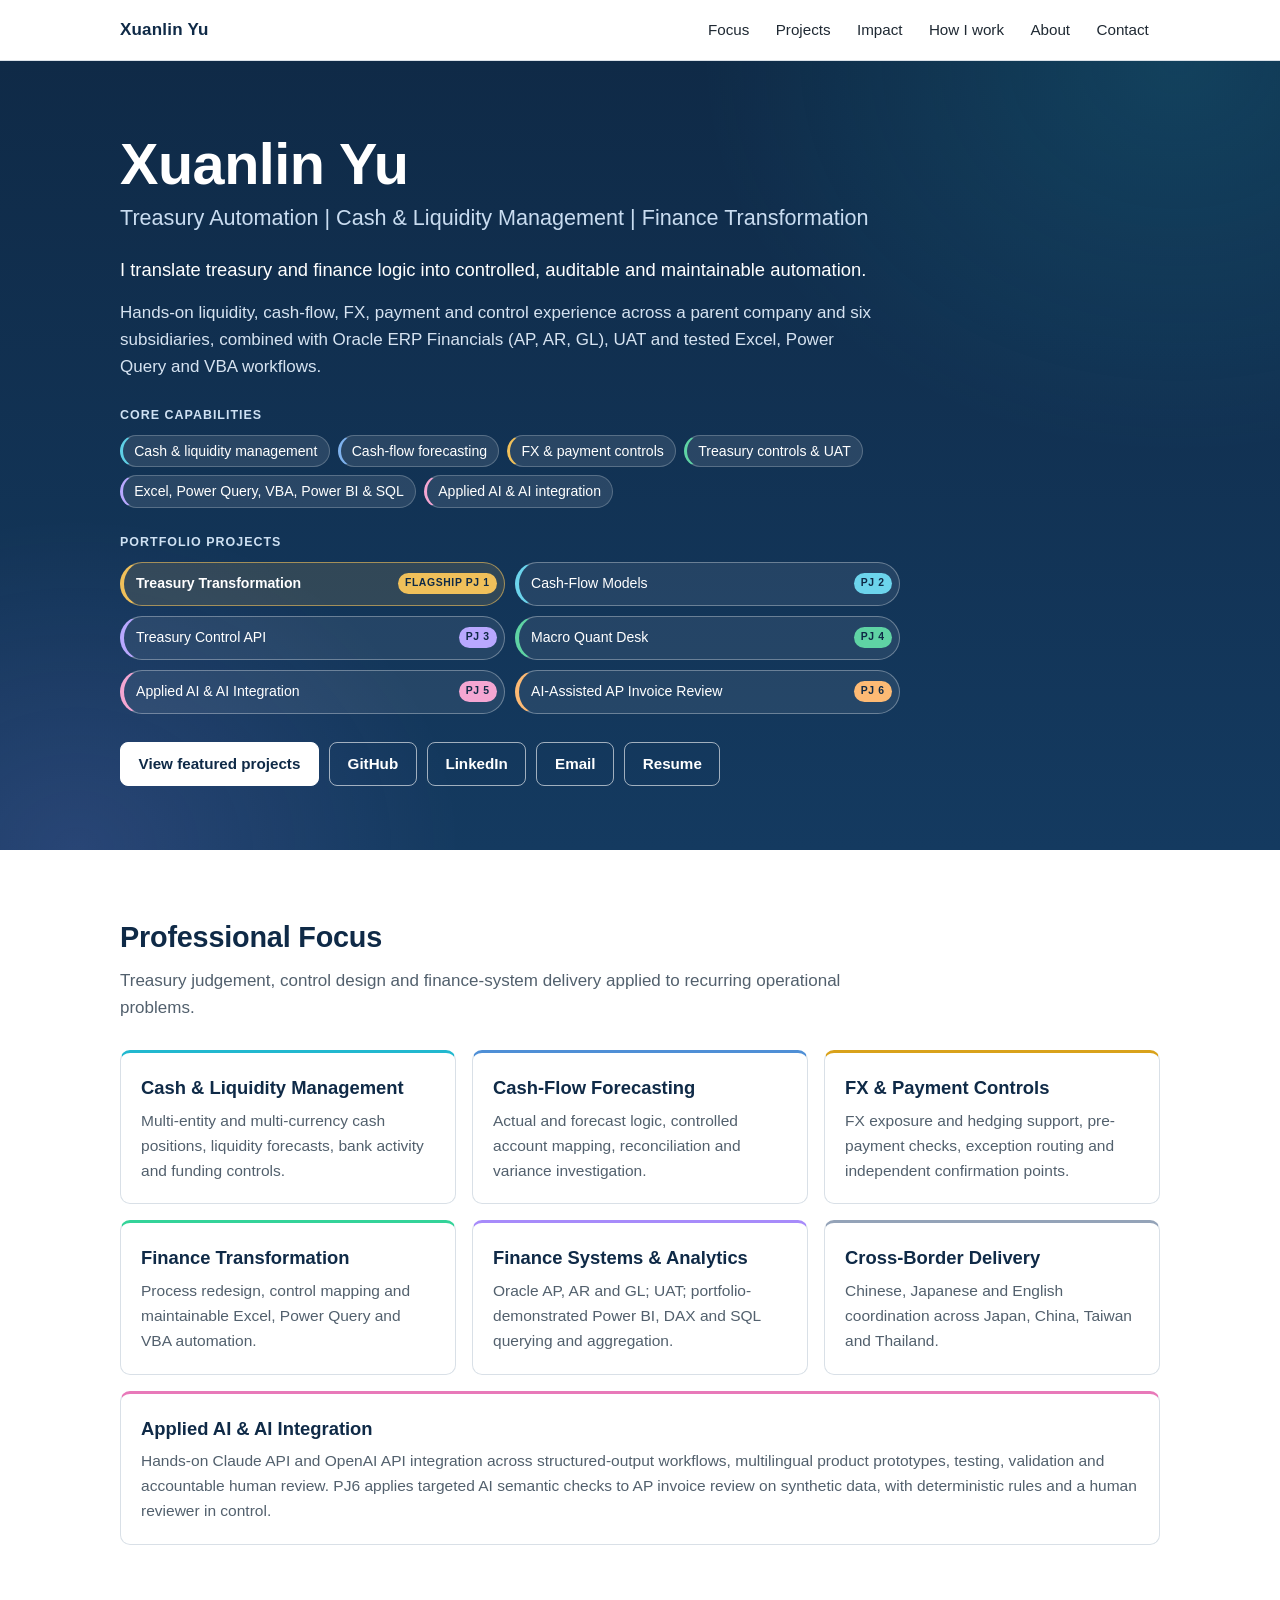
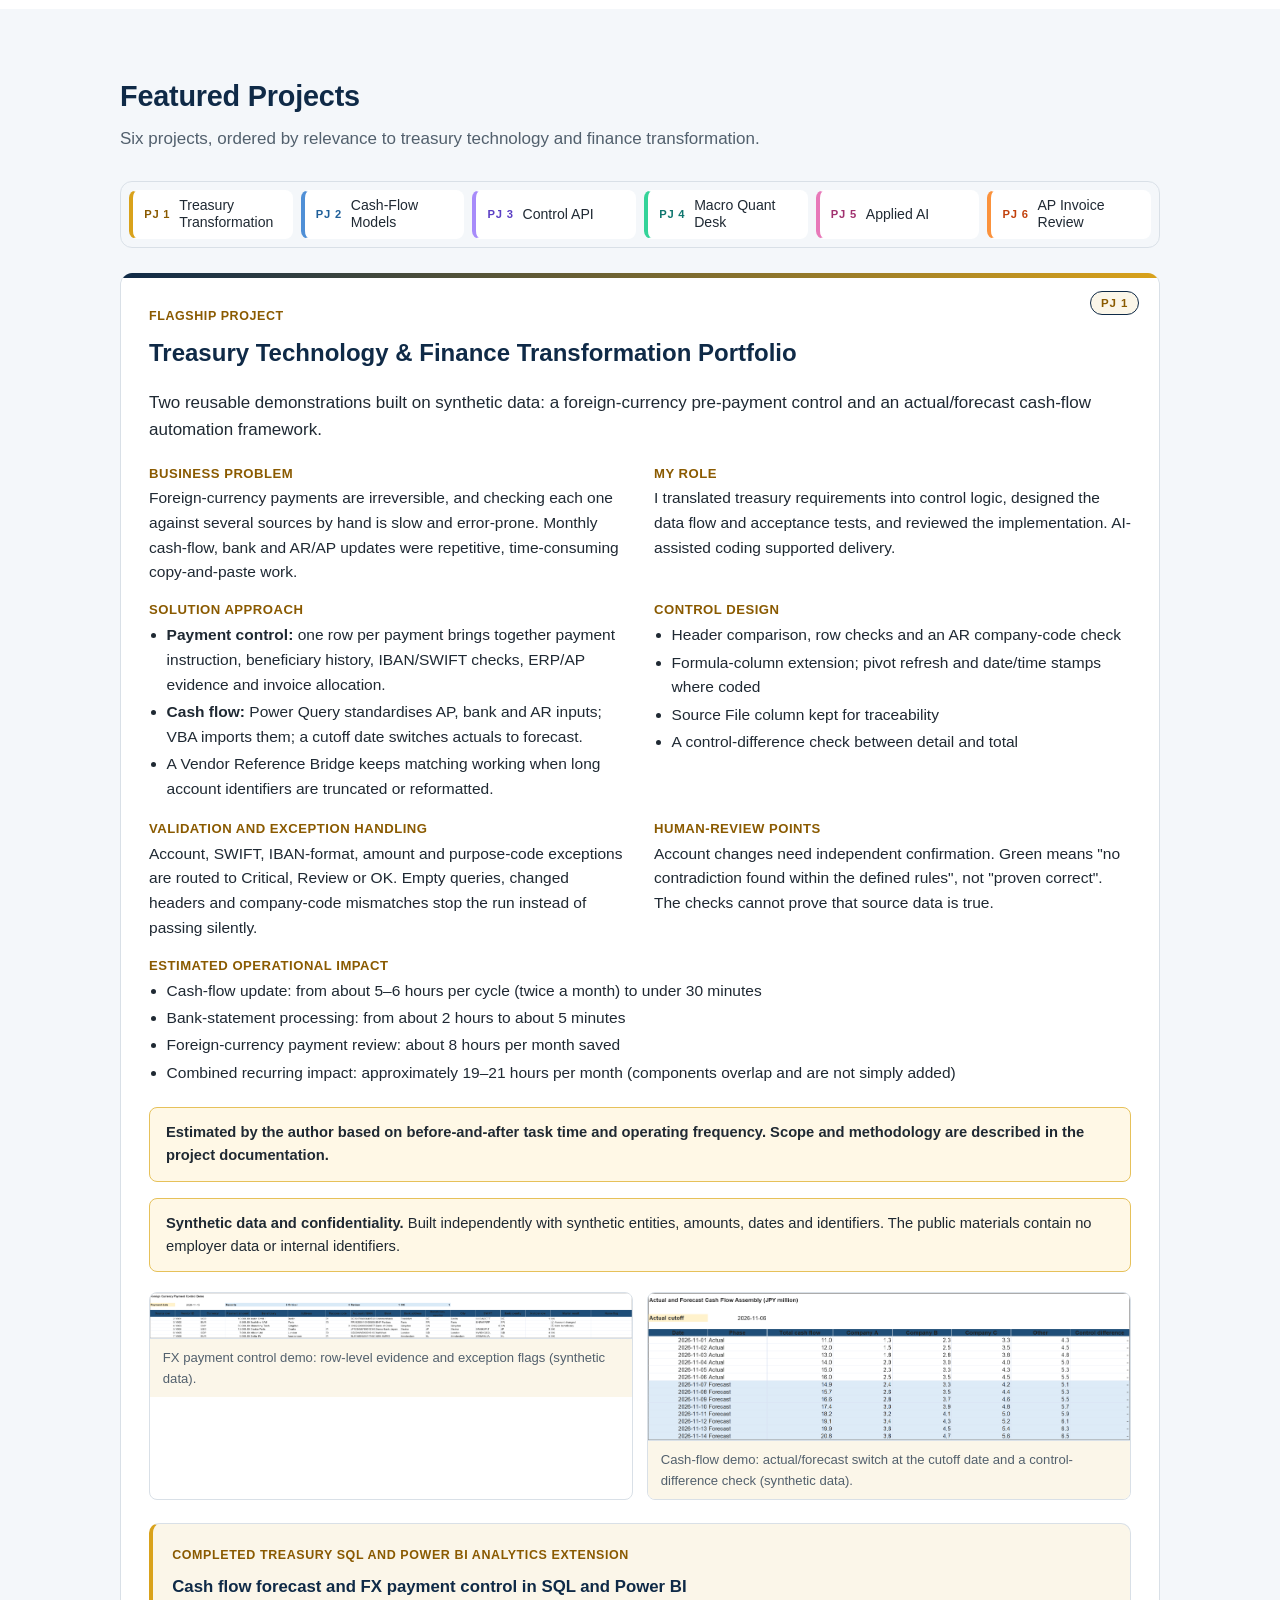
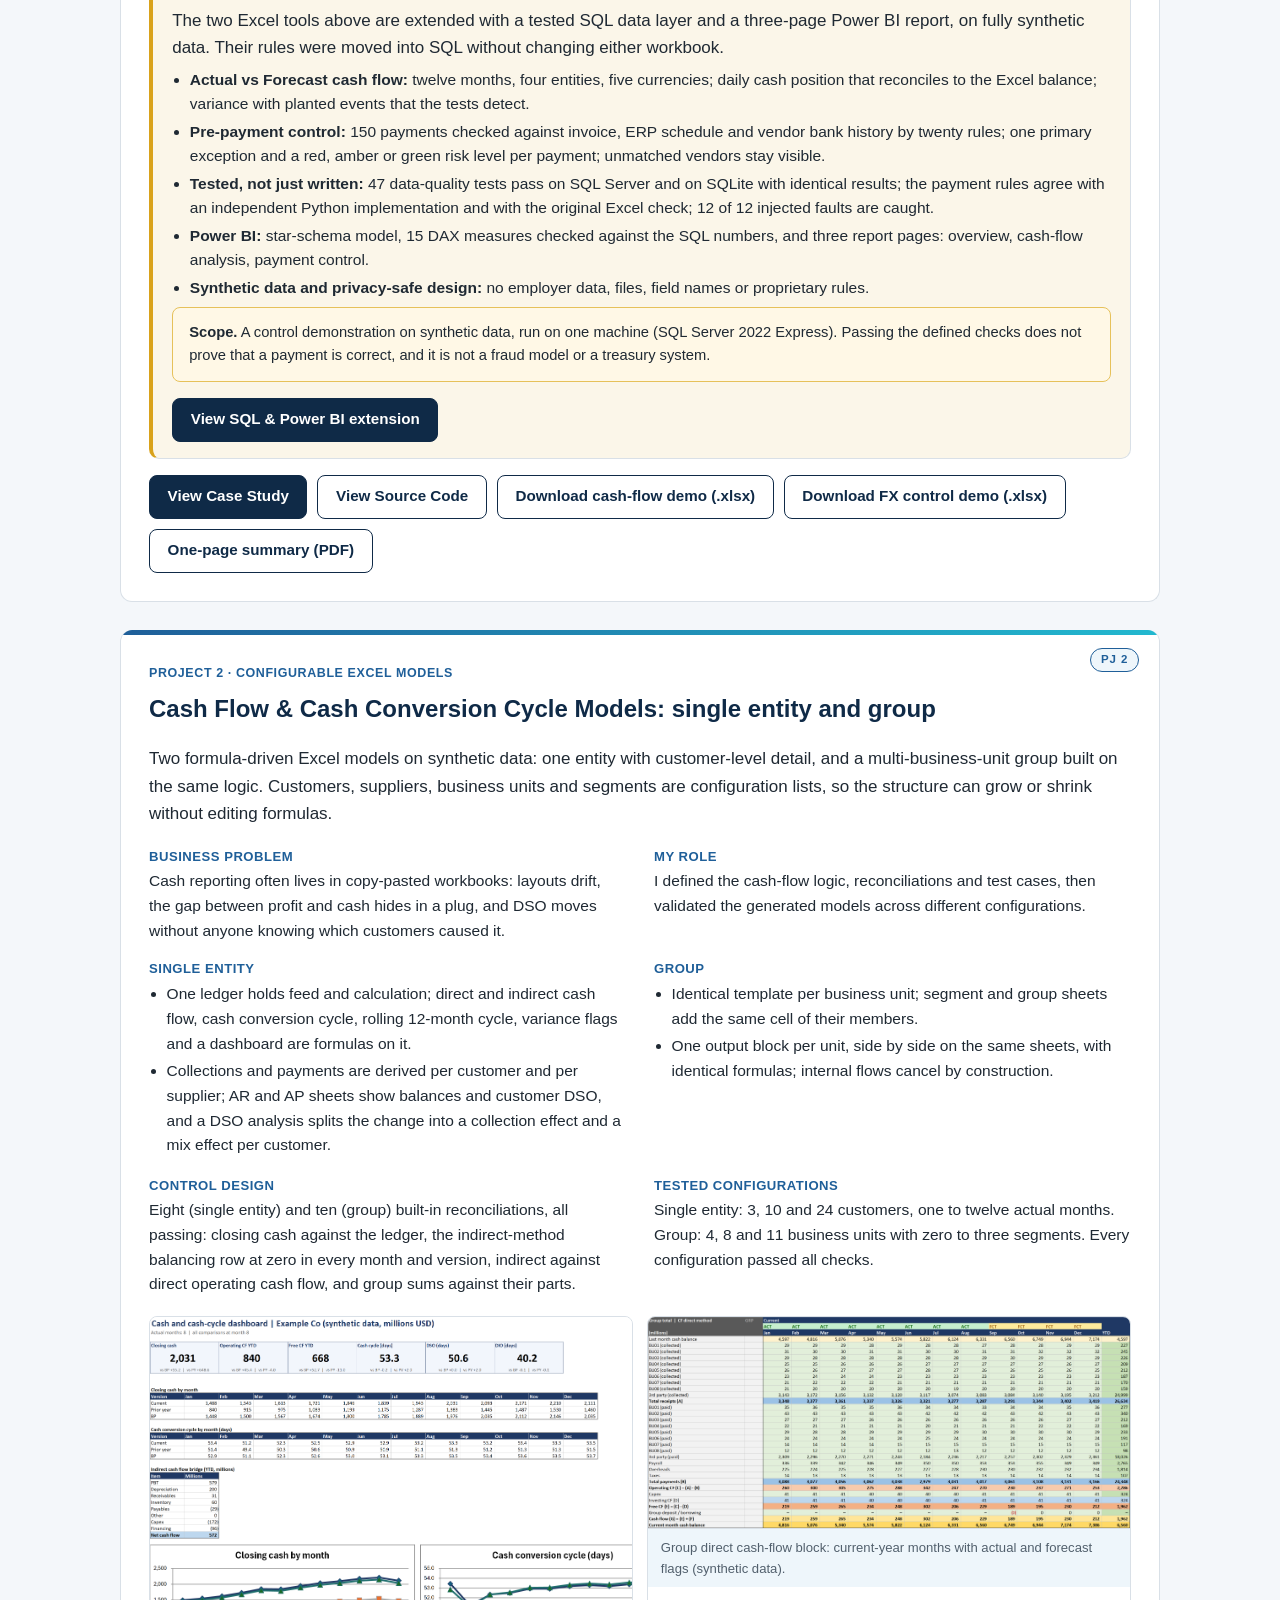
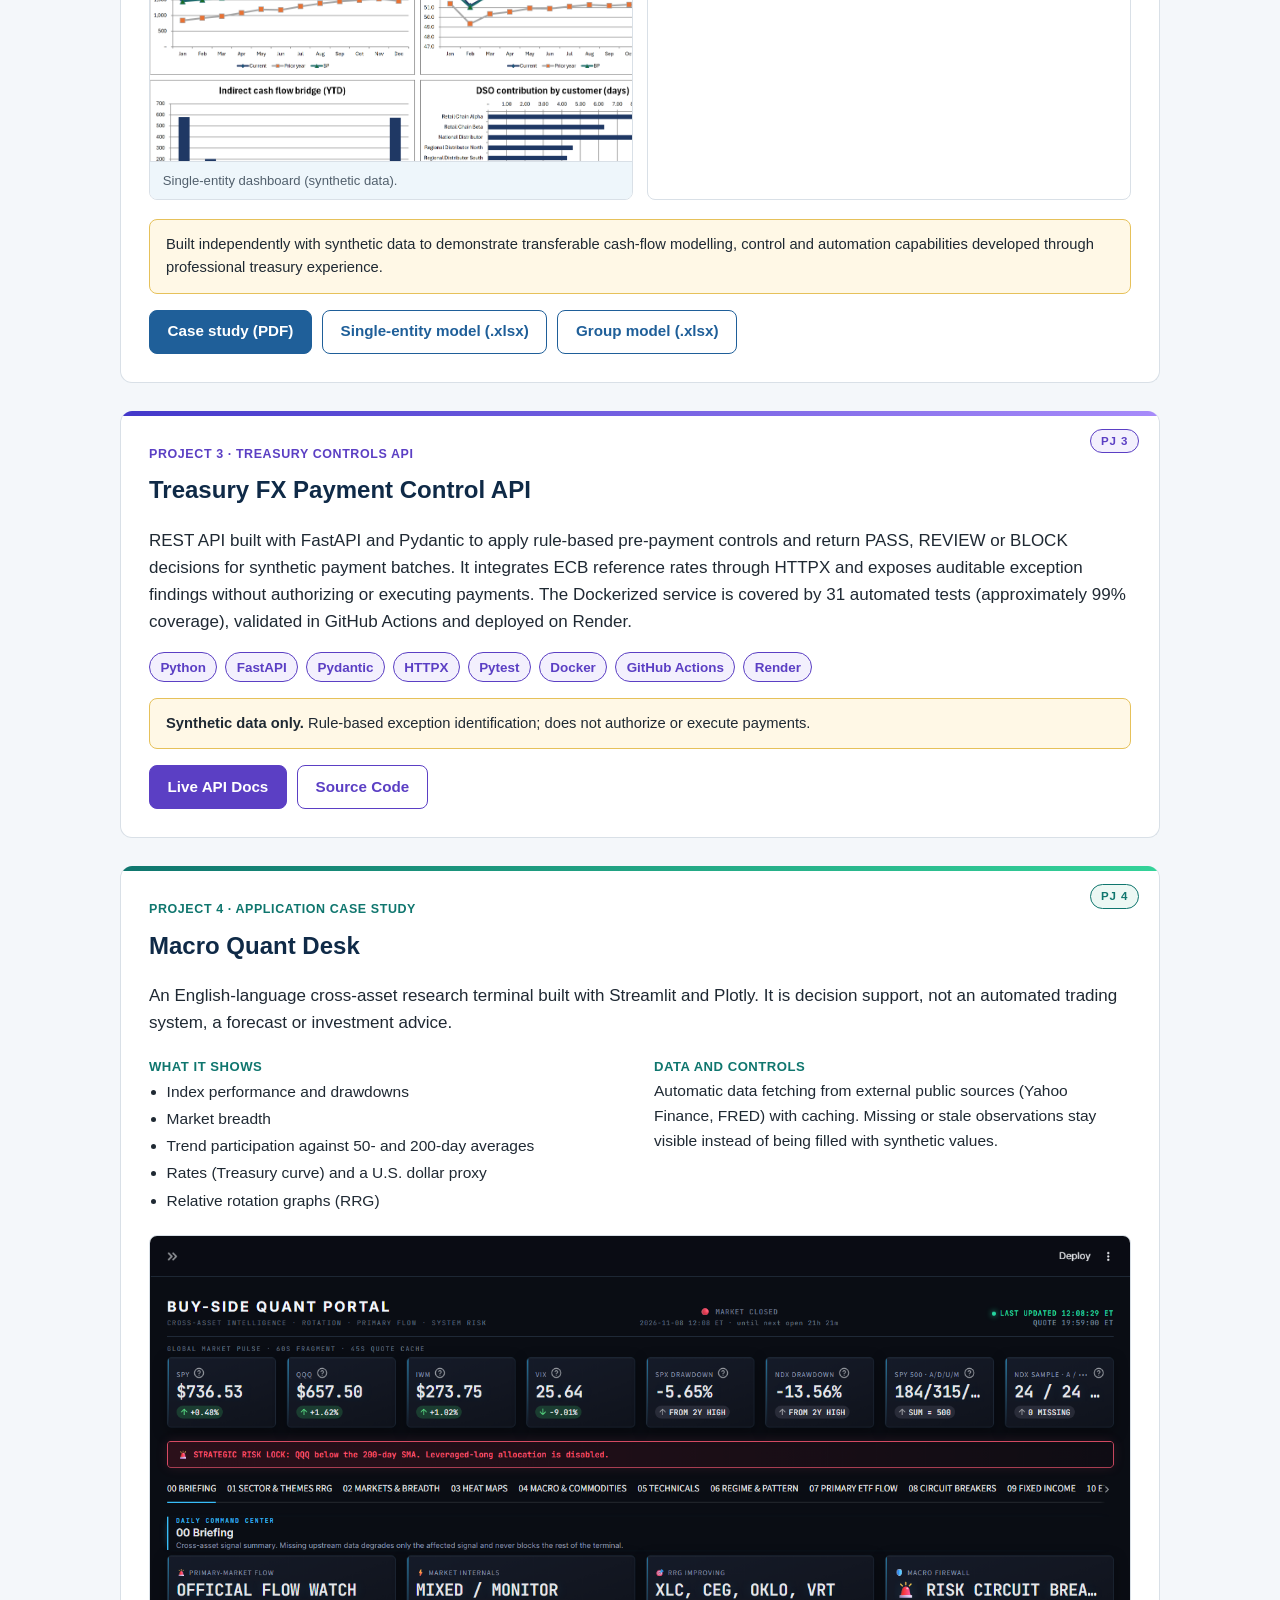
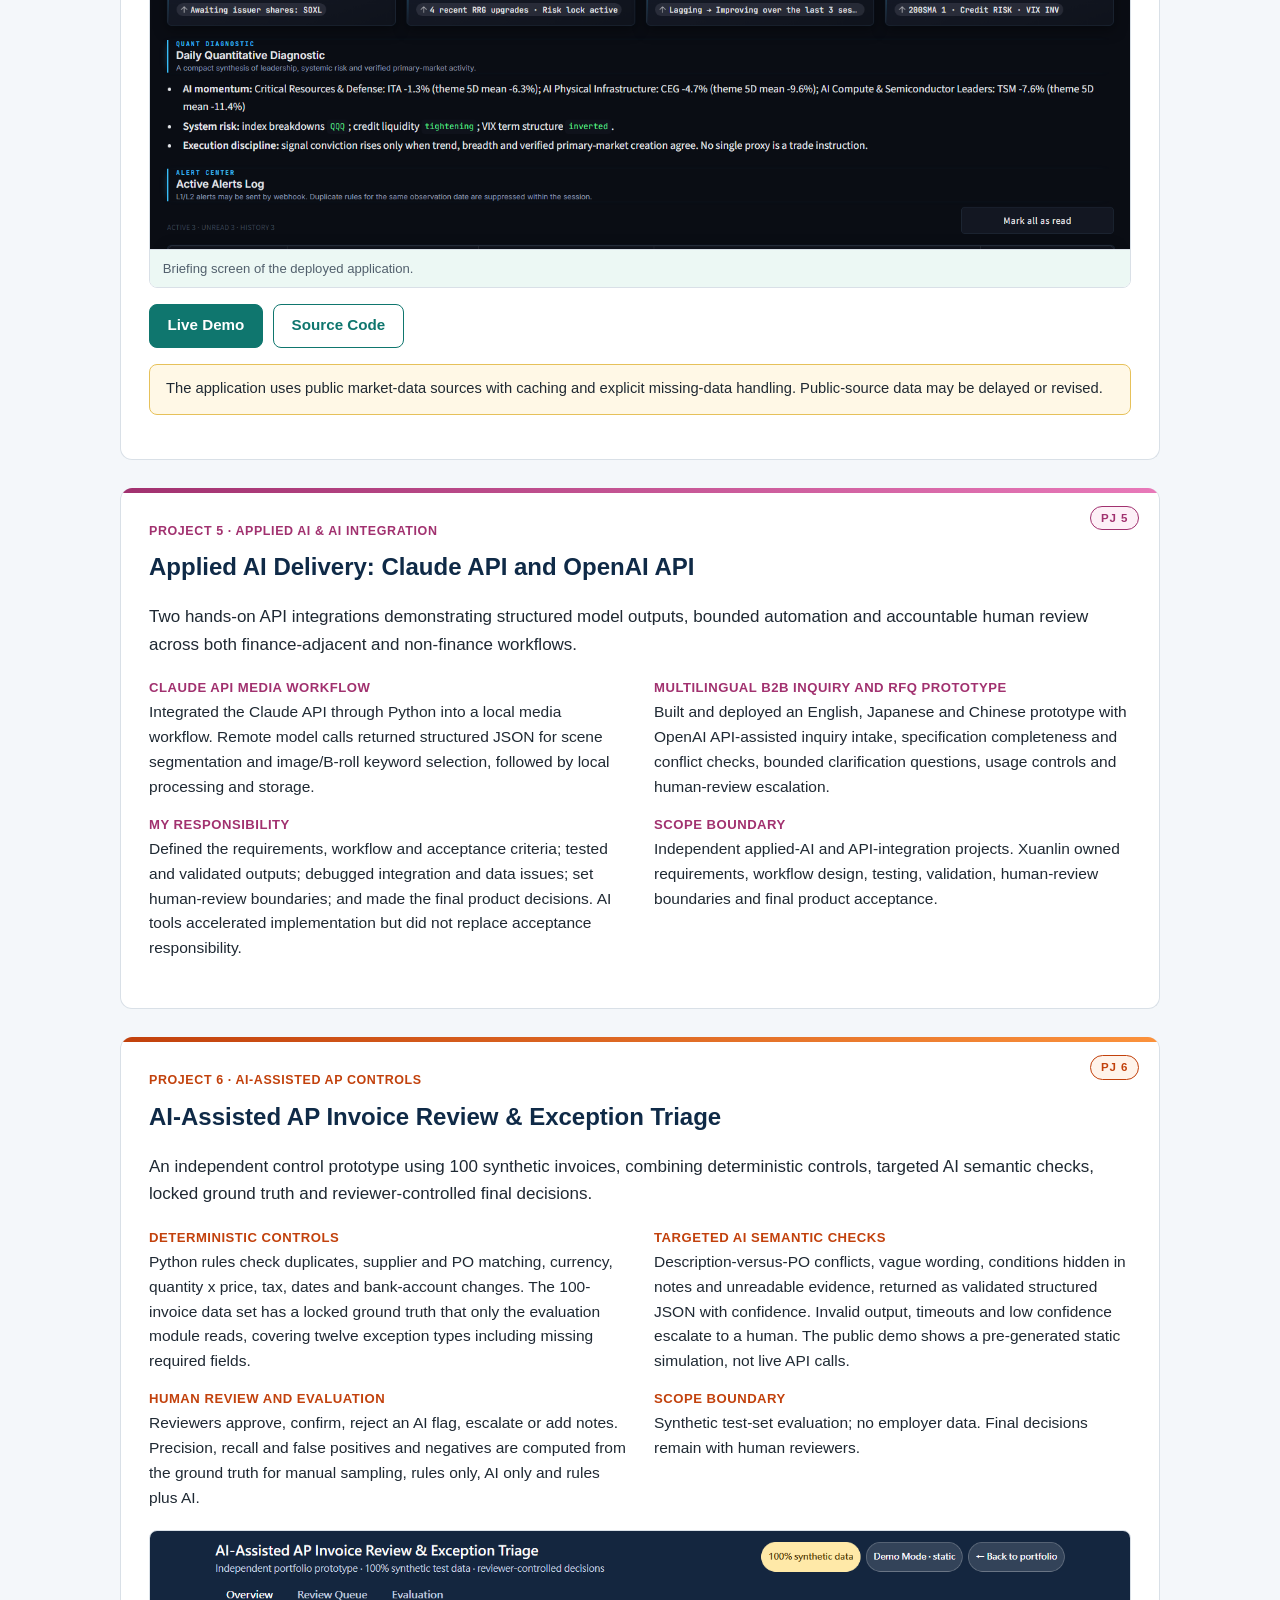
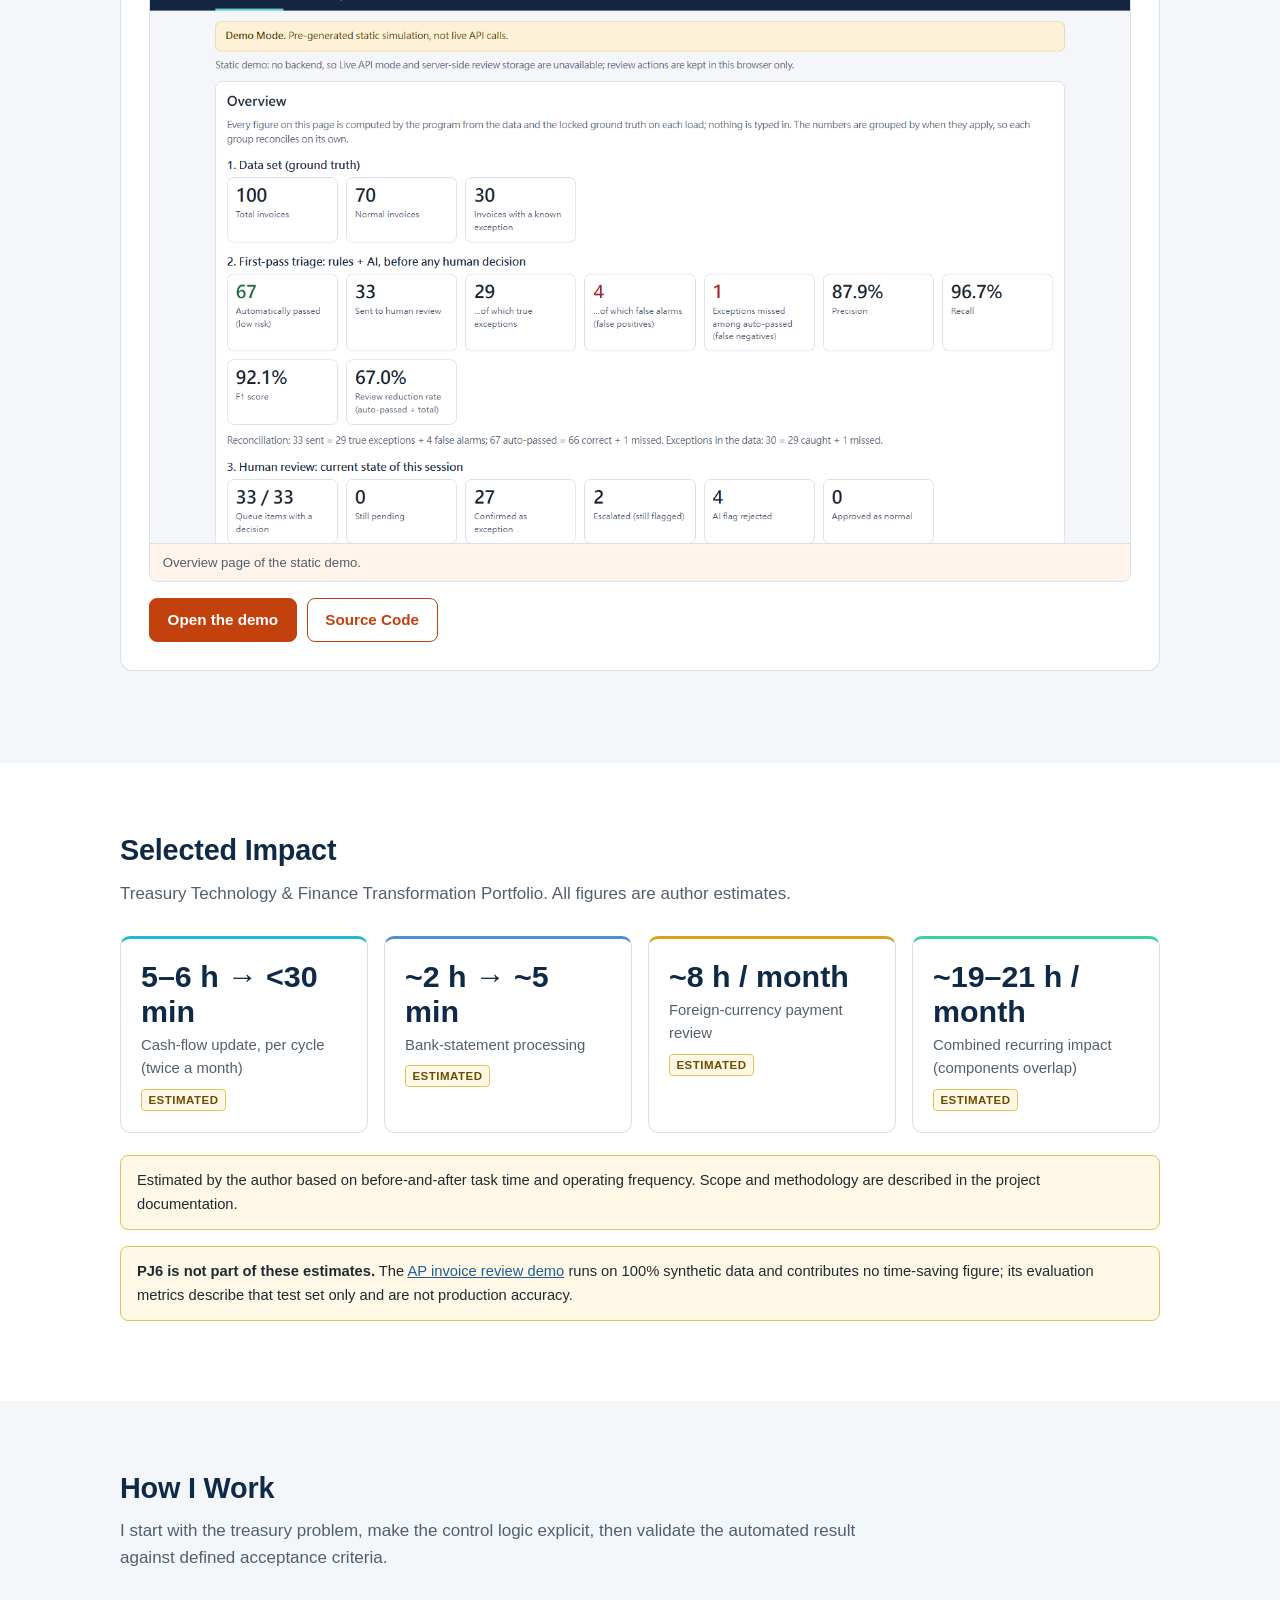
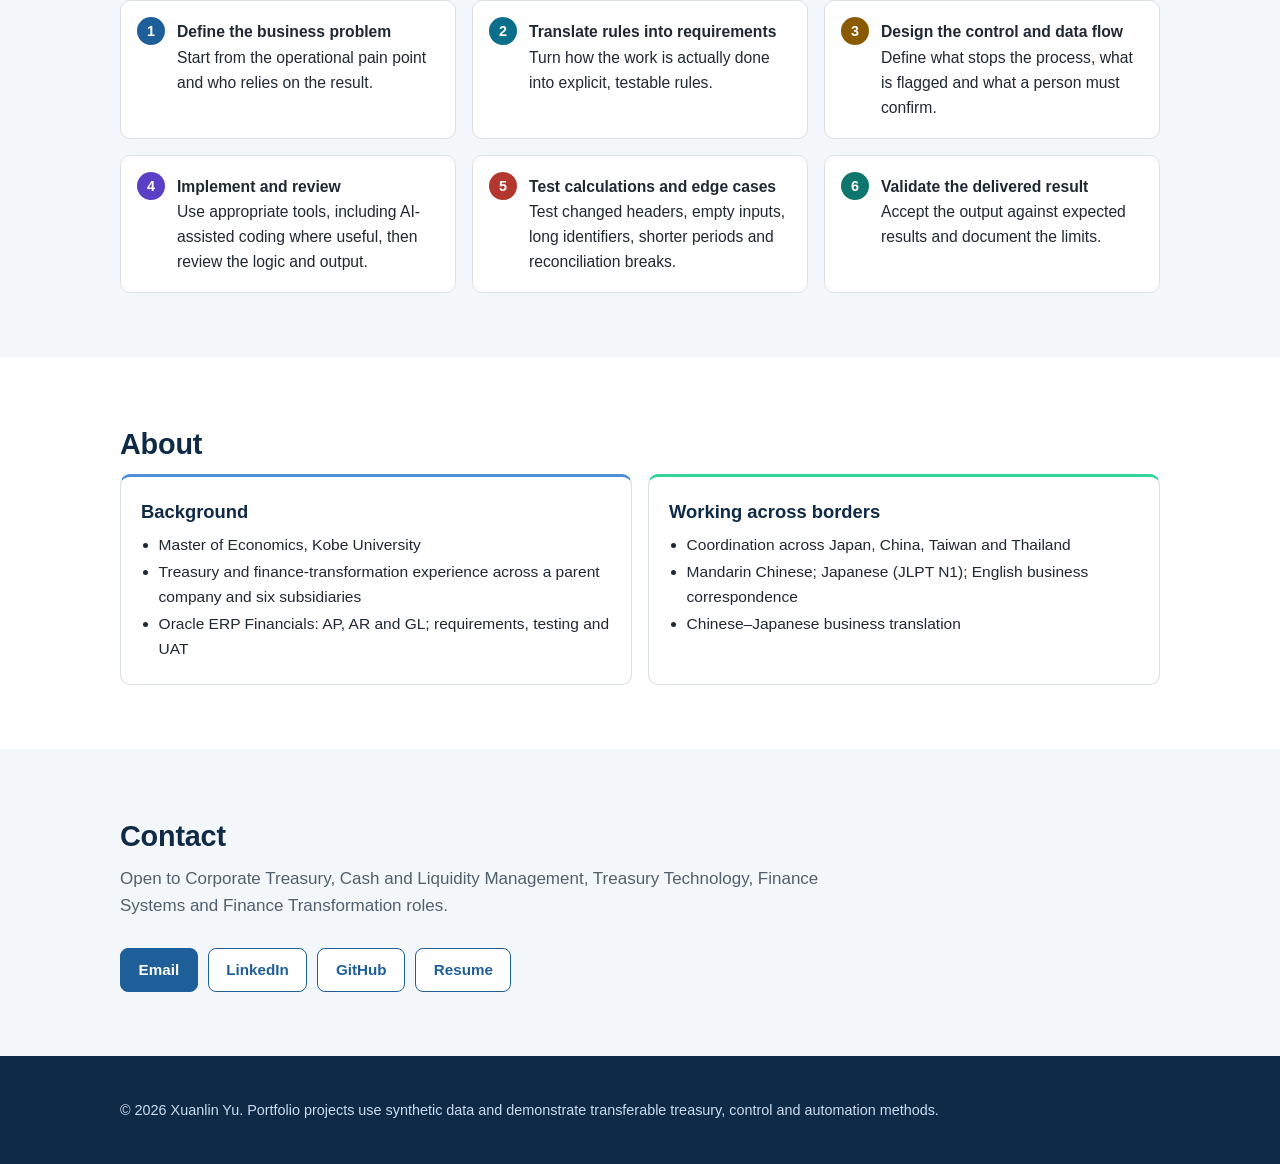
<file: index.html>
<!doctype html>
<html lang="en">
<head>
<meta charset="utf-8">
<link rel="icon" href="data:image/svg+xml,%3Csvg xmlns='http://www.w3.org/2000/svg' viewBox='0 0 64 64'%3E%3Crect width='64' height='64' rx='12' fill='%230f3152'/%3E%3Ctext x='32' y='42' text-anchor='middle' font-size='30' font-family='Arial' font-weight='700' fill='white'%3EXY%3C/text%3E%3C/svg%3E">
<meta name="viewport" content="width=device-width, initial-scale=1">
<title>Xuanlin Yu — Treasury Automation &amp; Finance Transformation</title>
<meta name="description" content="Portfolio of Xuanlin Yu: corporate treasury, cash and liquidity management, cash-flow forecasting, payment controls and finance-process automation.">
<meta property="og:title" content="Xuanlin Yu — Treasury Automation &amp; Finance Transformation">
<meta property="og:description" content="Corporate treasury, cash-flow forecasting, payment controls and finance-process automation, supported by controlled and auditable portfolio projects.">
<meta property="og:type" content="website">
<link rel="stylesheet" href="styles.css">
</head>
<body>
<a class="skip" href="#main">Skip to content</a>

<header class="site-header">
  <div class="wrap bar">
    <a class="brand" href="#top">Xuanlin Yu</a>
    <button id="nav-toggle" aria-expanded="false" aria-controls="site-nav">Menu</button>
    <nav id="site-nav" aria-label="Primary">
      <ul>
        <li><a href="#focus">Focus</a></li>
        <li><a href="#projects">Projects</a></li>
        <li><a href="#impact">Impact</a></li>
        <li><a href="#how">How I work</a></li>
        <li><a href="#about">About</a></li>
        <li><a href="#contact">Contact</a></li>
      </ul>
    </nav>
  </div>
  <div class="progress" aria-hidden="true"><span></span></div>
</header>

<main id="main">
<section class="hero" id="top">
  <div class="wrap">
    <h1>Xuanlin Yu</h1>
    <p class="role">Treasury Automation | Cash &amp; Liquidity Management | Finance Transformation</p>
    <p class="value">I translate treasury and finance logic into controlled, auditable and maintainable automation.</p>
    <p class="sub">Hands-on liquidity, cash-flow, FX, payment and control experience across a parent company and six subsidiaries, combined with Oracle ERP Financials (AP, AR, GL), UAT and tested Excel, Power Query and VBA workflows.</p>
    <span class="hero-projects-label" id="caps-label">Core capabilities</span>
    <ul class="caps" aria-labelledby="caps-label">
      <li>Cash &amp; liquidity management</li>
      <li>Cash-flow forecasting</li>
      <li>FX &amp; payment controls</li>
      <li>Treasury controls &amp; UAT</li>
      <li>Excel, Power Query, VBA, Power BI &amp; SQL</li>
      <li>Applied AI &amp; AI integration</li>
    </ul>
    <div class="hero-projects" aria-label="Portfolio project shortcuts">
      <span class="hero-projects-label">Portfolio projects</span>
      <a class="project-pill p1 is-flagship" href="#project-treasury">Treasury Transformation <span>Flagship PJ 1</span></a>
      <a class="project-pill p2" href="#project-cash-models">Cash-Flow Models <span>PJ 2</span></a>
      <a class="project-pill p3" href="#project-treasury-api">Treasury Control API <span>PJ 3</span></a>
      <a class="project-pill p4" href="#project-macro">Macro Quant Desk <span>PJ 4</span></a>
      <a class="project-pill p5" href="#project-applied-ai">Applied AI &amp; AI Integration <span>PJ 5</span></a>
      <a class="project-pill p6" href="#project-ap-review">AI-Assisted AP Invoice Review <span>PJ 6</span></a>
    </div>
    <div class="actions">
      <a class="btn" href="#projects">View featured projects</a>
      <a class="btn ghost" data-link="GITHUB_PROFILE_URL" hidden>GitHub</a>
      <a class="btn ghost" data-link="LINKEDIN_URL" hidden>LinkedIn</a>
      <a class="btn ghost" data-link="EMAIL_ADDRESS" hidden>Email</a>
      <a class="btn ghost" data-link="RESUME_FILE" hidden>Resume</a>
    </div>
  </div>
</section>

<section id="focus">
  <div class="wrap">
    <h2>Professional Focus</h2>
    <p class="lead">Treasury judgement, control design and finance-system delivery applied to recurring operational problems.</p>
    <div class="grid g3">
      <div class="card"><h3>Cash &amp; Liquidity Management</h3><p>Multi-entity and multi-currency cash positions, liquidity forecasts, bank activity and funding controls.</p></div>
      <div class="card"><h3>Cash-Flow Forecasting</h3><p>Actual and forecast logic, controlled account mapping, reconciliation and variance investigation.</p></div>
      <div class="card"><h3>FX &amp; Payment Controls</h3><p>FX exposure and hedging support, pre-payment checks, exception routing and independent confirmation points.</p></div>
      <div class="card"><h3>Finance Transformation</h3><p>Process redesign, control mapping and maintainable Excel, Power Query and VBA automation.</p></div>
      <div class="card"><h3>Finance Systems &amp; Analytics</h3><p>Oracle AP, AR and GL; UAT; portfolio-demonstrated Power BI, DAX and SQL querying and aggregation.</p></div>
      <div class="card"><h3>Cross-Border Delivery</h3><p>Chinese, Japanese and English coordination across Japan, China, Taiwan and Thailand.</p></div>
      <div class="card"><h3>Applied AI &amp; AI Integration</h3><p>Hands-on Claude API and OpenAI API integration across structured-output workflows, multilingual product prototypes, testing, validation and accountable human review. PJ6 applies targeted AI semantic checks to AP invoice review on synthetic data, with deterministic rules and a human reviewer in control.</p></div>
    </div>
  </div>
</section>

<section class="alt" id="projects">
  <div class="wrap">
    <h2>Featured Projects</h2>
    <p class="lead">Six projects, ordered by relevance to treasury technology and finance transformation.</p>
    <nav class="proj-rail" aria-label="Jump to project">
      <a class="p1" href="#project-treasury"><b>PJ 1</b><span>Treasury Transformation</span></a>
      <a class="p2" href="#project-cash-models"><b>PJ 2</b><span>Cash-Flow Models</span></a>
      <a class="p3" href="#project-treasury-api"><b>PJ 3</b><span>Control API</span></a>
      <a class="p4" href="#project-macro"><b>PJ 4</b><span>Macro Quant Desk</span></a>
      <a class="p5" href="#project-applied-ai"><b>PJ 5</b><span>Applied AI</span></a>
      <a class="p6" href="#project-ap-review"><b>PJ 6</b><span>AP Invoice Review</span></a>
    </nav>

    <!-- Project 1 -->
    <article class="project flagship p1" id="project-treasury" aria-labelledby="p1-title">
      <span class="proj-num" aria-hidden="true">PJ 1</span>
      <span class="tag">Flagship project</span>
      <h3 id="p1-title">Treasury Technology &amp; Finance Transformation Portfolio</h3>
      <p>Two reusable demonstrations built on synthetic data: a foreign-currency pre-payment control and an actual/forecast cash-flow automation framework.</p>
      <div class="facts">
        <div><h4>Business problem</h4><p>Foreign-currency payments are irreversible, and checking each one against several sources by hand is slow and error-prone. Monthly cash-flow, bank and AR/AP updates were repetitive, time-consuming copy-and-paste work.</p></div>
        <div><h4>My role</h4><p>I translated treasury requirements into control logic, designed the data flow and acceptance tests, and reviewed the implementation. AI-assisted coding supported delivery.</p></div>
        <div><h4>Solution approach</h4>
          <ul class="tight">
            <li><strong>Payment control:</strong> one row per payment brings together payment instruction, beneficiary history, IBAN/SWIFT checks, ERP/AP evidence and invoice allocation.</li>
            <li><strong>Cash flow:</strong> Power Query standardises AP, bank and AR inputs; VBA imports them; a cutoff date switches actuals to forecast.</li>
            <li>A Vendor Reference Bridge keeps matching working when long account identifiers are truncated or reformatted.</li>
          </ul></div>
        <div><h4>Control design</h4>
          <ul class="tight">
            <li>Header comparison, row checks and an AR company-code check</li>
            <li>Formula-column extension; pivot refresh and date/time stamps where coded</li>
            <li>Source File column kept for traceability</li>
            <li>A control-difference check between detail and total</li>
          </ul></div>
        <div><h4>Validation and exception handling</h4><p>Account, SWIFT, IBAN-format, amount and purpose-code exceptions are routed to Critical, Review or OK. Empty queries, changed headers and company-code mismatches stop the run instead of passing silently.</p></div>
        <div><h4>Human-review points</h4><p>Account changes need independent confirmation. Green means "no contradiction found within the defined rules", not "proven correct". The checks cannot prove that source data is true.</p></div>
        <div class="full"><h4>Estimated operational impact</h4>
          <ul class="tight">
            <li>Cash-flow update: from about 5–6 hours per cycle (twice a month) to under 30 minutes</li>
            <li>Bank-statement processing: from about 2 hours to about 5 minutes</li>
            <li>Foreign-currency payment review: about 8 hours per month saved</li>
            <li>Combined recurring impact: approximately 19–21 hours per month (components overlap and are not simply added)</li>
          </ul></div>
      </div>
      <p class="note"><strong>Estimated by the author based on before-and-after task time and operating frequency. Scope and methodology are described in the project documentation.</strong></p>
      <p class="note"><strong>Synthetic data and confidentiality.</strong> Built independently with synthetic entities, amounts, dates and identifiers. The public materials contain no employer data or internal identifiers.</p>
      <div class="shots two">
        <figure><img src="assets/img/fx_check_left.png" alt="Excerpt of the synthetic foreign-currency payment control sheet showing six payments with vendor, currency, amount, beneficiary, bank, SWIFT and a master result column flagging account changed and new beneficiary." width="2000" height="187"><figcaption>FX payment control demo: row-level evidence and exception flags (synthetic data).</figcaption></figure>
        <figure><img src="assets/img/cf_cashflow.png" alt="Excerpt of the synthetic cash-flow assembly sheet in JPY million with an actual cutoff of 6 November 2026; actual rows are white and forecast rows are shaded blue; a control-difference column is zero throughout." width="2000" height="612"><figcaption>Cash-flow demo: actual/forecast switch at the cutoff date and a control-difference check (synthetic data).</figcaption></figure>
      </div>
      <div class="ext" id="sql-powerbi-extension">
        <span class="tag">Completed Treasury SQL and Power BI Analytics Extension</span>
        <h4>Cash flow forecast and FX payment control in SQL and Power BI</h4>
        <p>The two Excel tools above are extended with a tested SQL data layer and a three-page Power BI report, on fully synthetic data. Their rules were moved into SQL without changing either workbook.</p>
        <ul class="tight">
          <li><strong>Actual vs Forecast cash flow:</strong> twelve months, four entities, five currencies; daily cash position that reconciles to the Excel balance; variance with planted events that the tests detect.</li>
          <li><strong>Pre-payment control:</strong> 150 payments checked against invoice, ERP schedule and vendor bank history by twenty rules; one primary exception and a red, amber or green risk level per payment; unmatched vendors stay visible.</li>
          <li><strong>Tested, not just written:</strong> 47 data-quality tests pass on SQL Server and on SQLite with identical results; the payment rules agree with an independent Python implementation and with the original Excel check; 12 of 12 injected faults are caught.</li>
          <li><strong>Power BI:</strong> star-schema model, 15 DAX measures checked against the SQL numbers, and three report pages: overview, cash-flow analysis, payment control.</li>
          <li><strong>Synthetic data and privacy-safe design:</strong> no employer data, files, field names or proprietary rules.</li>
        </ul>
        <p class="note"><strong>Scope.</strong> A control demonstration on synthetic data, run on one machine (SQL Server 2022 Express). Passing the defined checks does not prove that a payment is correct, and it is not a fraud model or a treasury system.</p>
        <div class="proj-actions">
          <a class="btn" href="sql-powerbi.html">View SQL &amp; Power BI extension</a>
        </div>
      </div>
      <div class="proj-actions">
        <a class="btn" href="case-study.html">View Case Study</a>
        <a class="btn ghost" href="source-code.html">View Source Code</a>
        <a class="btn ghost" href="downloads/Treasury_CashFlow_Automation_Demo.xlsx" download>Download cash-flow demo (.xlsx)</a>
        <a class="btn ghost" href="downloads/FX_Payment_Control_Demo.xlsx" download>Download FX control demo (.xlsx)</a>
        <a class="btn ghost" href="downloads/Treasury_Technology_Finance_Transformation_One_Page_Summary.pdf" download>One-page summary (PDF)</a>
      </div>
    </article>

    <!-- Project 2 -->
    <article class="project p2" id="project-cash-models" aria-labelledby="p2-title">
      <span class="proj-num" aria-hidden="true">PJ 2</span>
      <span class="tag">Project 2 · Configurable Excel models</span>
      <h3 id="p2-title">Cash Flow &amp; Cash Conversion Cycle Models: single entity and group</h3>
      <p>Two formula-driven Excel models on synthetic data: one entity with customer-level detail, and a multi-business-unit group built on the same logic. Customers, suppliers, business units and segments are configuration lists, so the structure can grow or shrink without editing formulas.</p>
      <div class="facts">
        <div><h4>Business problem</h4><p>Cash reporting often lives in copy-pasted workbooks: layouts drift, the gap between profit and cash hides in a plug, and DSO moves without anyone knowing which customers caused it.</p></div>
        <div><h4>My role</h4><p>I defined the cash-flow logic, reconciliations and test cases, then validated the generated models across different configurations.</p></div>
        <div><h4>Single entity</h4>
          <ul class="tight">
            <li>One ledger holds feed and calculation; direct and indirect cash flow, cash conversion cycle, rolling 12-month cycle, variance flags and a dashboard are formulas on it.</li>
            <li>Collections and payments are derived per customer and per supplier; AR and AP sheets show balances and customer DSO, and a DSO analysis splits the change into a collection effect and a mix effect per customer.</li>
          </ul></div>
        <div><h4>Group</h4>
          <ul class="tight">
            <li>Identical template per business unit; segment and group sheets add the same cell of their members.</li>
            <li>One output block per unit, side by side on the same sheets, with identical formulas; internal flows cancel by construction.</li>
          </ul></div>
        <div><h4>Control design</h4><p>Eight (single entity) and ten (group) built-in reconciliations, all passing: closing cash against the ledger, the indirect-method balancing row at zero in every month and version, indirect against direct operating cash flow, and group sums against their parts.</p></div>
        <div><h4>Tested configurations</h4><p>Single entity: 3, 10 and 24 customers, one to twelve actual months. Group: 4, 8 and 11 business units with zero to three segments. Every configuration passed all checks.</p></div>
      </div>
      <div class="shots two">
        <figure><img src="assets/img/cash_single_dashboard.png" alt="Dashboard of the single-entity model with KPI cards for closing cash, operating cash flow, free cash flow, cash cycle, DSO and DIO, monthly cash and cycle tables and charts." width="1300" height="1196"><figcaption>Single-entity dashboard (synthetic data).</figcaption></figure>
        <figure><img src="assets/img/cash_group_direct.png" alt="Direct cash-flow block of the group total with collections and payments per business unit, operating cash flow, free cash flow and closing cash by month." width="1400" height="611"><figcaption>Group direct cash-flow block: current-year months with actual and forecast flags (synthetic data).</figcaption></figure>
      </div>
      <p class="note">Built independently with synthetic data to demonstrate transferable cash-flow modelling, control and automation capabilities developed through professional treasury experience.</p>
      <div class="proj-actions">
        <a class="btn" href="downloads/cash_models/Case_Study_Cash_Models.pdf" download>Case study (PDF)</a>
        <a class="btn ghost" href="downloads/cash_models/CF_Single_Entity_Generic.xlsx" download>Single-entity model (.xlsx)</a>
        <a class="btn ghost" href="downloads/cash_models/CF_Group_Model_Generic.xlsx" download>Group model (.xlsx)</a>
      </div>
    </article>

    <!-- Project 3 -->
    <article class="project p3" id="project-treasury-api" aria-labelledby="p3-title">
      <span class="proj-num" aria-hidden="true">PJ 3</span>
      <span class="tag">Project 3 · Treasury controls API</span>
      <h3 id="p3-title">Treasury FX Payment Control API</h3>
      <p>REST API built with FastAPI and Pydantic to apply rule-based pre-payment controls and return PASS, REVIEW or BLOCK decisions for synthetic payment batches. It integrates ECB reference rates through HTTPX and exposes auditable exception findings without authorizing or executing payments. The Dockerized service is covered by 31 automated tests (approximately 99% coverage), validated in GitHub Actions and deployed on Render.</p>
      <ul class="tech-stack" aria-label="Technology stack">
        <li>Python</li>
        <li>FastAPI</li>
        <li>Pydantic</li>
        <li>HTTPX</li>
        <li>Pytest</li>
        <li>Docker</li>
        <li>GitHub Actions</li>
        <li>Render</li>
      </ul>
      <p class="note"><strong>Synthetic data only.</strong> Rule-based exception identification; does not authorize or execute payments.</p>
      <div class="proj-actions">
        <a class="btn" data-link="TREASURY_API_DOCS_URL" hidden>Live API Docs</a>
        <a class="btn ghost" data-link="TREASURY_API_REPO_URL" hidden>Source Code</a>
      </div>
    </article>

    <!-- Project 4 -->
    <article class="project p4" id="project-macro" aria-labelledby="p4-title">
      <span class="proj-num" aria-hidden="true">PJ 4</span>
      <span class="tag">Project 4 · Application case study</span>
      <h3 id="p4-title">Macro Quant Desk</h3>
      <p>An English-language cross-asset research terminal built with Streamlit and Plotly. It is decision support, not an automated trading system, a forecast or investment advice.</p>
      <div class="facts">
        <div><h4>What it shows</h4>
          <ul class="tight">
            <li>Index performance and drawdowns</li>
            <li>Market breadth</li>
            <li>Trend participation against 50- and 200-day averages</li>
            <li>Rates (Treasury curve) and a U.S. dollar proxy</li>
            <li>Relative rotation graphs (RRG)</li>
          </ul></div>
        <div><h4>Data and controls</h4><p>Automatic data fetching from external public sources (Yahoo Finance, FRED) with caching. Missing or stale observations stay visible instead of being filled with synthetic values.</p></div>
      </div>
      <figure><img src="assets/img/macro_quant_desk.png" alt="Macro Quant Desk briefing screen with index tiles, drawdown measures, a risk-lock alert, module tabs and a daily quantitative diagnostic." width="1440" height="900"><figcaption>Briefing screen of the deployed application.</figcaption></figure>
      <div class="proj-actions">
        <a class="btn" data-link="MACRO_QUANT_LIVE_URL" hidden>Live Demo</a>
        <a class="btn ghost" data-link="MACRO_QUANT_REPO_URL" hidden>Source Code</a>
      </div>
      <p class="note">The application uses public market-data sources with caching and explicit missing-data handling. Public-source data may be delayed or revised.</p>
    </article>

    <!-- Project 5 -->
    <article class="project p5" id="project-applied-ai" aria-labelledby="p5-title">
      <span class="proj-num" aria-hidden="true">PJ 5</span>
      <span class="tag">Project 5 · Applied AI &amp; AI Integration</span>
      <h3 id="p5-title">Applied AI Delivery: Claude API and OpenAI API</h3>
      <p>Two hands-on API integrations demonstrating structured model outputs, bounded automation and accountable human review across both finance-adjacent and non-finance workflows.</p>
      <div class="facts">
        <div><h4>Claude API media workflow</h4><p>Integrated the Claude API through Python into a local media workflow. Remote model calls returned structured JSON for scene segmentation and image/B-roll keyword selection, followed by local processing and storage.</p></div>
        <div><h4>Multilingual B2B inquiry and RFQ prototype</h4><p>Built and deployed an English, Japanese and Chinese prototype with OpenAI API-assisted inquiry intake, specification completeness and conflict checks, bounded clarification questions, usage controls and human-review escalation.</p></div>
        <div><h4>My responsibility</h4><p>Defined the requirements, workflow and acceptance criteria; tested and validated outputs; debugged integration and data issues; set human-review boundaries; and made the final product decisions. AI tools accelerated implementation but did not replace acceptance responsibility.</p></div>
        <div><h4>Scope boundary</h4><p>Independent applied-AI and API-integration projects. Xuanlin owned requirements, workflow design, testing, validation, human-review boundaries and final product acceptance.</p></div>
      </div>
    </article>

    <!-- Project 6 -->
    <article class="project p6" id="project-ap-review" aria-labelledby="p6-title">
      <span class="proj-num" aria-hidden="true">PJ 6</span>
      <span class="tag">Project 6 · AI-Assisted AP Controls</span>
      <h3 id="p6-title">AI-Assisted AP Invoice Review &amp; Exception Triage</h3>
      <p>An independent control prototype using 100 synthetic invoices, combining deterministic controls, targeted AI semantic checks, locked ground truth and reviewer-controlled final decisions.</p>
      <div class="facts">
        <div><h4>Deterministic controls</h4><p>Python rules check duplicates, supplier and PO matching, currency, quantity x price, tax, dates and bank-account changes. The 100-invoice data set has a locked ground truth that only the evaluation module reads, covering twelve exception types including missing required fields.</p></div>
        <div><h4>Targeted AI semantic checks</h4><p>Description-versus-PO conflicts, vague wording, conditions hidden in notes and unreadable evidence, returned as validated structured JSON with confidence. Invalid output, timeouts and low confidence escalate to a human. The public demo shows a pre-generated static simulation, not live API calls.</p></div>
        <div><h4>Human review and evaluation</h4><p>Reviewers approve, confirm, reject an AI flag, escalate or add notes. Precision, recall and false positives and negatives are computed from the ground truth for manual sampling, rules only, AI only and rules plus AI.</p></div>
        <div><h4>Scope boundary</h4><p>Synthetic test-set evaluation; no employer data. Final decisions remain with human reviewers.</p></div>
      </div>
      <figure><img src="assets/img/pj6_overview.png" alt="Overview page of the AP invoice review demo showing the data set, first-pass triage and human-review figures, with a banner noting the AI results are a pre-generated static simulation." width="1440" height="900"><figcaption>Overview page of the static demo.</figcaption></figure>
      <div class="proj-actions">
        <a class="btn" href="pj6-ai-ap-invoice-review/">Open the demo</a>
        <a class="btn ghost" data-link="PJ6_REPO_URL" hidden>Source Code</a>
      </div>
    </article>

  </div>
</section>

<section id="impact">
  <div class="wrap">
    <h2>Selected Impact</h2>
    <p class="lead">Treasury Technology &amp; Finance Transformation Portfolio. All figures are author estimates.</p>
    <div class="grid g4">
      <div class="stat"><div class="num">5–6 h → &lt;30 min</div><div class="lab">Cash-flow update, per cycle (twice a month)</div><span class="est">Estimated</span></div>
      <div class="stat"><div class="num">~2 h → ~5 min</div><div class="lab">Bank-statement processing</div><span class="est">Estimated</span></div>
      <div class="stat"><div class="num">~8 h / month</div><div class="lab">Foreign-currency payment review</div><span class="est">Estimated</span></div>
      <div class="stat"><div class="num">~19–21 h / month</div><div class="lab">Combined recurring impact (components overlap)</div><span class="est">Estimated</span></div>
    </div>
    <p class="note" style="margin-top:1.4rem">Estimated by the author based on before-and-after task time and operating frequency. Scope and methodology are described in the project documentation.</p>
    <p class="note"><strong>PJ6 is not part of these estimates.</strong> The <a href="#project-ap-review">AP invoice review demo</a> runs on 100% synthetic data and contributes no time-saving figure; its evaluation metrics describe that test set only and are not production accuracy.</p>
  </div>
</section>

<section class="alt" id="how">
  <div class="wrap">
    <h2>How I Work</h2>
    <p class="lead">I start with the treasury problem, make the control logic explicit, then validate the automated result against defined acceptance criteria.</p>
    <ol class="steps">
      <li><strong>Define the business problem</strong><br>Start from the operational pain point and who relies on the result.</li>
      <li><strong>Translate rules into requirements</strong><br>Turn how the work is actually done into explicit, testable rules.</li>
      <li><strong>Design the control and data flow</strong><br>Define what stops the process, what is flagged and what a person must confirm.</li>
      <li><strong>Implement and review</strong><br>Use appropriate tools, including AI-assisted coding where useful, then review the logic and output.</li>
      <li><strong>Test calculations and edge cases</strong><br>Test changed headers, empty inputs, long identifiers, shorter periods and reconciliation breaks.</li>
      <li><strong>Validate the delivered result</strong><br>Accept the output against expected results and document the limits.</li>
    </ol>
  </div>
</section>

<section id="about">
  <div class="wrap">
    <h2>About</h2>
    <div class="grid g2">
      <div class="card"><h3>Background</h3>
        <ul class="tight">
          <li>Master of Economics, Kobe University</li>
          <li>Treasury and finance-transformation experience across a parent company and six subsidiaries</li>
          <li>Oracle ERP Financials: AP, AR and GL; requirements, testing and UAT</li>
        </ul></div>
      <div class="card"><h3>Working across borders</h3>
        <ul class="tight">
          <li>Coordination across Japan, China, Taiwan and Thailand</li>
          <li>Mandarin Chinese; Japanese (JLPT N1); English business correspondence</li>
          <li>Chinese–Japanese business translation</li>
        </ul></div>
    </div>
  </div>
</section>

<section class="alt" id="contact">
  <div class="wrap">
    <h2>Contact</h2>
    <p class="lead">Open to Corporate Treasury, Cash and Liquidity Management, Treasury Technology, Finance Systems and Finance Transformation roles.</p>
    <div class="actions" data-hide-if-empty>
      <a class="btn" data-link="EMAIL_ADDRESS" hidden>Email</a>
      <a class="btn ghost" data-link="LINKEDIN_URL" hidden>LinkedIn</a>
      <a class="btn ghost" data-link="GITHUB_PROFILE_URL" hidden>GitHub</a>
      <a class="btn ghost" data-link="RESUME_FILE" hidden>Resume</a>
    </div>
    <noscript><p>Contact links require JavaScript. Please enable it to see them.</p></noscript>
  </div>
</section>
</main>

<footer>
  <div class="wrap">
    <p>© <span id="year">2026</span> Xuanlin Yu. Portfolio projects use synthetic data and demonstrate transferable treasury, control and automation methods.</p>
  </div>
</footer>

<a class="to-top" href="#top" aria-label="Back to top"><svg viewBox="0 0 24 24" width="18" height="18" aria-hidden="true" focusable="false"><path d="M12 19V5M5 12l7-7 7 7" fill="none" stroke="currentColor" stroke-width="2.2" stroke-linecap="round" stroke-linejoin="round"/></svg></a>

<script src="config.js"></script>
<script src="script.js"></script>
</body>
</html>
</file>
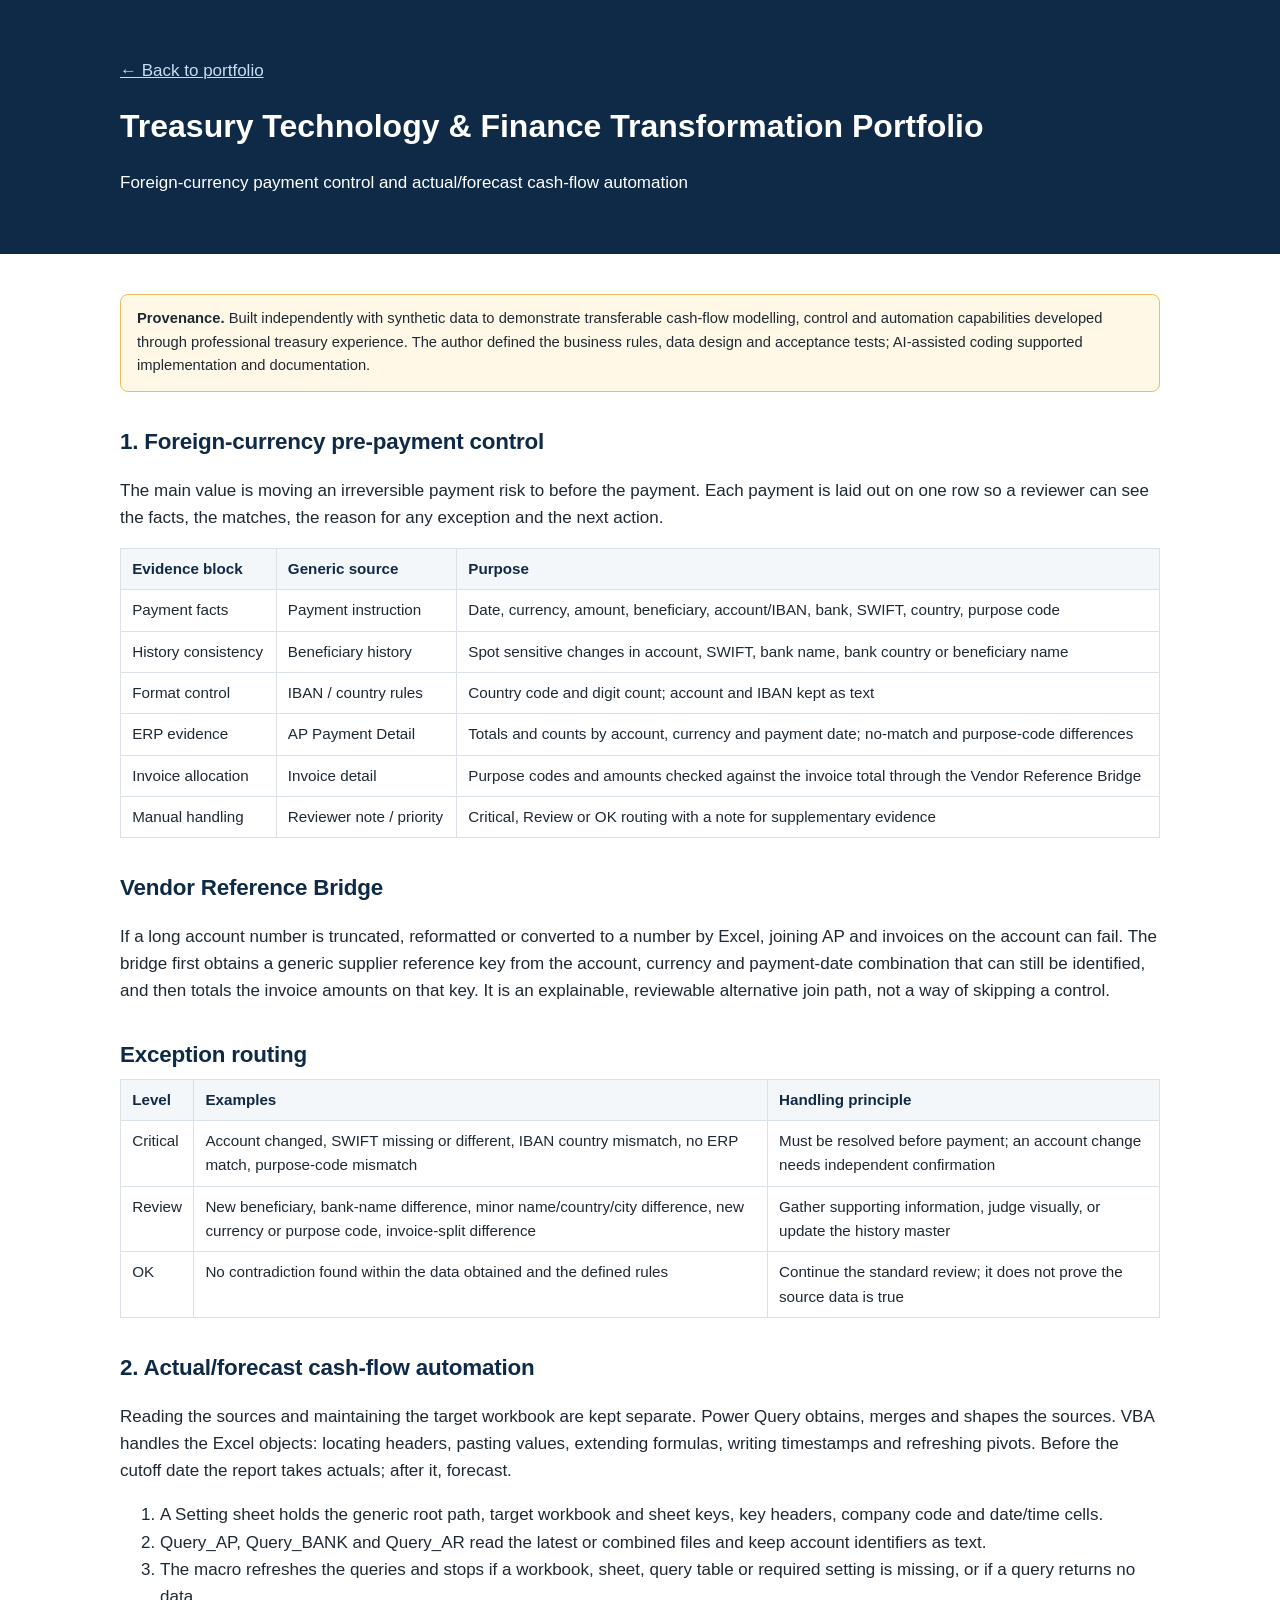
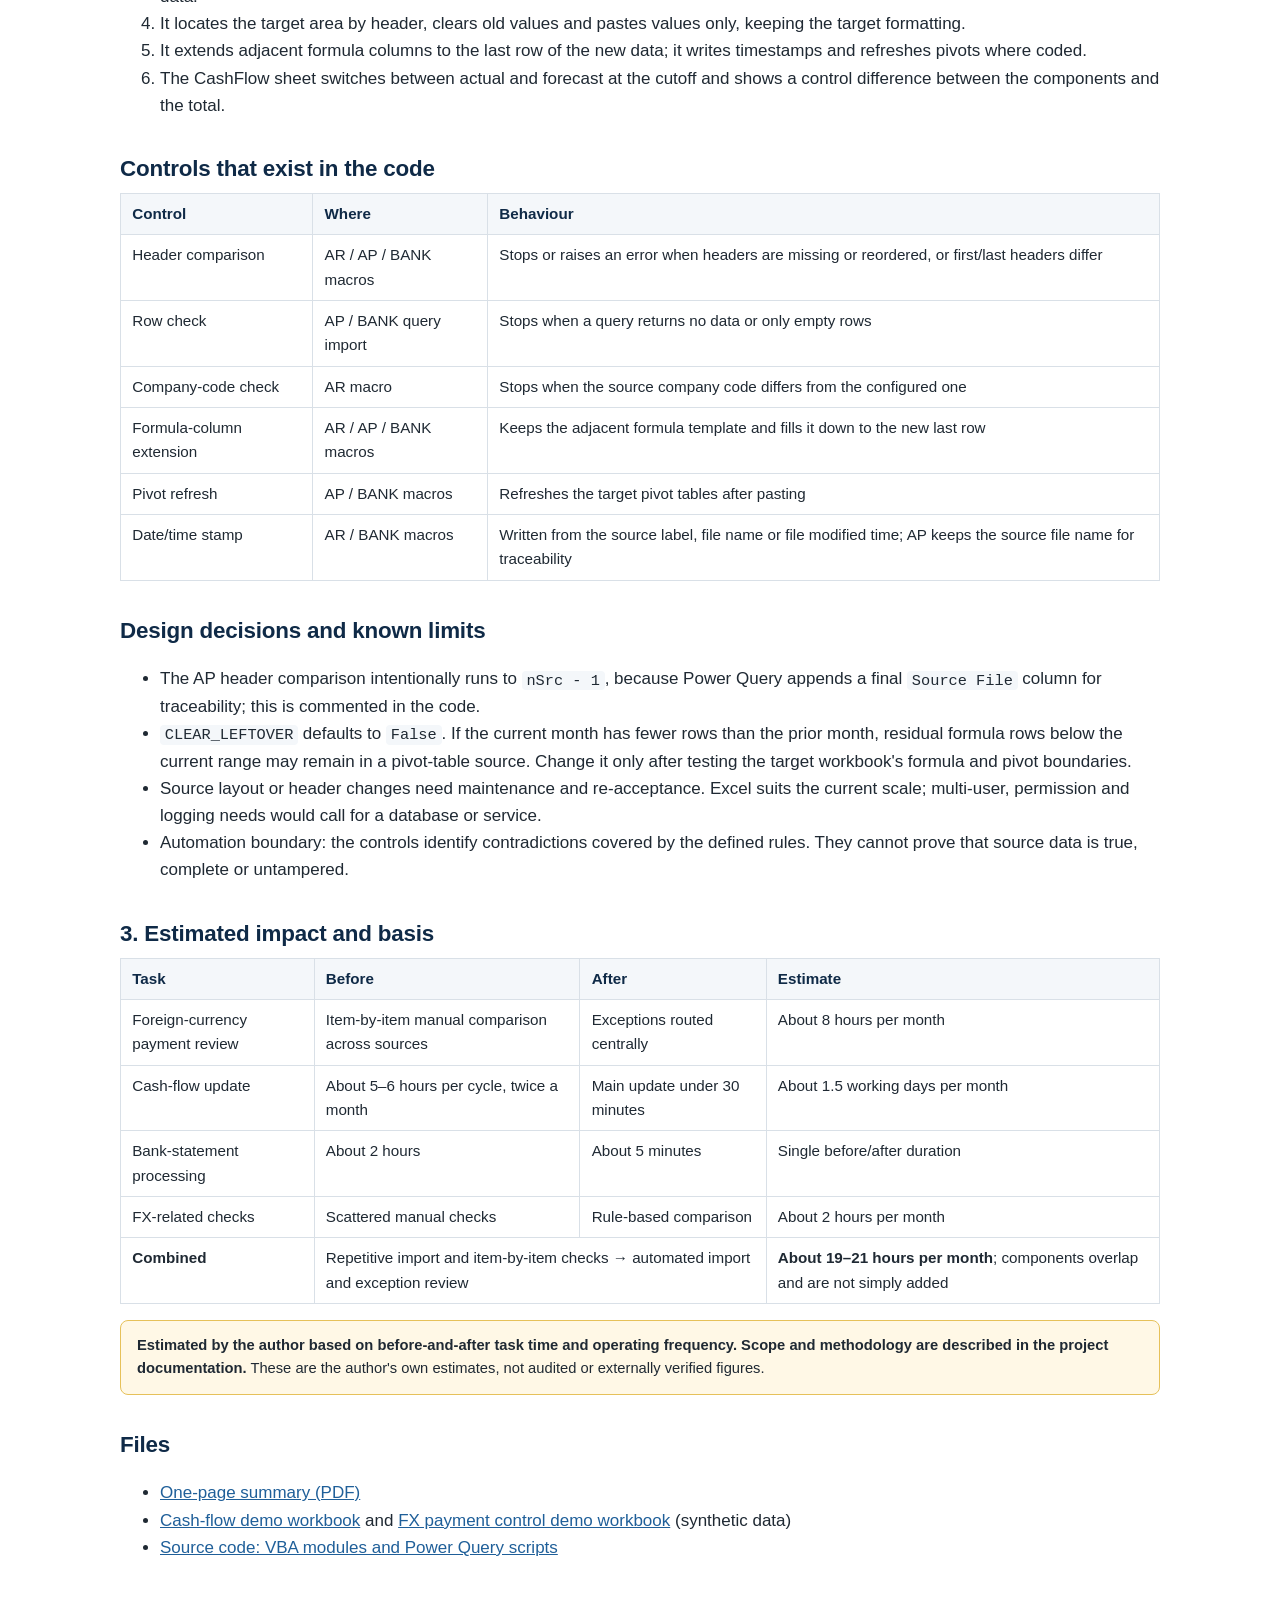
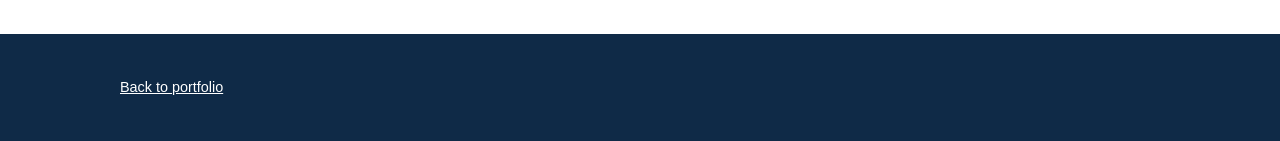
<file: case-study.html>
<!doctype html>
<html lang="en">
<head>
<meta charset="utf-8">
<link rel="icon" href="data:image/svg+xml,%3Csvg xmlns='http://www.w3.org/2000/svg' viewBox='0 0 64 64'%3E%3Crect width='64' height='64' rx='12' fill='%230f3152'/%3E%3Ctext x='32' y='42' text-anchor='middle' font-size='30' font-family='Arial' font-weight='700' fill='white'%3EXY%3C/text%3E%3C/svg%3E">
<meta name="viewport" content="width=device-width, initial-scale=1">
<title>Case Study — Treasury Technology &amp; Finance Transformation Portfolio</title>
<meta name="description" content="Case study: foreign-currency pre-payment control and actual/forecast cash-flow automation, built on synthetic data.">
<meta property="og:title" content="Treasury Technology &amp; Finance Transformation Case Study">
<meta property="og:description" content="Foreign-currency payment control and actual/forecast cash-flow automation, with explicit controls and validation.">
<meta property="og:type" content="article">
<link rel="stylesheet" href="styles.css">
</head>
<body>
<a class="skip" href="#main">Skip to content</a>
<header class="page-head"><div class="wrap">
  <p><a href="index.html#projects">← Back to portfolio</a></p>
  <h1>Treasury Technology &amp; Finance Transformation Portfolio</h1>
  <p>Foreign-currency payment control and actual/forecast cash-flow automation</p>
</div></header>
<main id="main" class="wrap doc" style="padding-top:24px;padding-bottom:56px">

<p class="note"><strong>Provenance.</strong> Built independently with synthetic data to demonstrate transferable cash-flow modelling, control and automation capabilities developed through professional treasury experience. The author defined the business rules, data design and acceptance tests; AI-assisted coding supported implementation and documentation.</p>

<h2>1. Foreign-currency pre-payment control</h2>
<p>The main value is moving an irreversible payment risk to before the payment. Each payment is laid out on one row so a reviewer can see the facts, the matches, the reason for any exception and the next action.</p>
<div class="tablewrap"><table>
<thead><tr><th>Evidence block</th><th>Generic source</th><th>Purpose</th></tr></thead>
<tbody>
<tr><td>Payment facts</td><td>Payment instruction</td><td>Date, currency, amount, beneficiary, account/IBAN, bank, SWIFT, country, purpose code</td></tr>
<tr><td>History consistency</td><td>Beneficiary history</td><td>Spot sensitive changes in account, SWIFT, bank name, bank country or beneficiary name</td></tr>
<tr><td>Format control</td><td>IBAN / country rules</td><td>Country code and digit count; account and IBAN kept as text</td></tr>
<tr><td>ERP evidence</td><td>AP Payment Detail</td><td>Totals and counts by account, currency and payment date; no-match and purpose-code differences</td></tr>
<tr><td>Invoice allocation</td><td>Invoice detail</td><td>Purpose codes and amounts checked against the invoice total through the Vendor Reference Bridge</td></tr>
<tr><td>Manual handling</td><td>Reviewer note / priority</td><td>Critical, Review or OK routing with a note for supplementary evidence</td></tr>
</tbody></table></div>

<h2>Vendor Reference Bridge</h2>
<p>If a long account number is truncated, reformatted or converted to a number by Excel, joining AP and invoices on the account can fail. The bridge first obtains a generic supplier reference key from the account, currency and payment-date combination that can still be identified, and then totals the invoice amounts on that key. It is an explainable, reviewable alternative join path, not a way of skipping a control.</p>

<h2>Exception routing</h2>
<div class="tablewrap"><table>
<thead><tr><th>Level</th><th>Examples</th><th>Handling principle</th></tr></thead>
<tbody>
<tr><td>Critical</td><td>Account changed, SWIFT missing or different, IBAN country mismatch, no ERP match, purpose-code mismatch</td><td>Must be resolved before payment; an account change needs independent confirmation</td></tr>
<tr><td>Review</td><td>New beneficiary, bank-name difference, minor name/country/city difference, new currency or purpose code, invoice-split difference</td><td>Gather supporting information, judge visually, or update the history master</td></tr>
<tr><td>OK</td><td>No contradiction found within the data obtained and the defined rules</td><td>Continue the standard review; it does not prove the source data is true</td></tr>
</tbody></table></div>

<h2>2. Actual/forecast cash-flow automation</h2>
<p>Reading the sources and maintaining the target workbook are kept separate. Power Query obtains, merges and shapes the sources. VBA handles the Excel objects: locating headers, pasting values, extending formulas, writing timestamps and refreshing pivots. Before the cutoff date the report takes actuals; after it, forecast.</p>
<ol>
<li>A Setting sheet holds the generic root path, target workbook and sheet keys, key headers, company code and date/time cells.</li>
<li>Query_AP, Query_BANK and Query_AR read the latest or combined files and keep account identifiers as text.</li>
<li>The macro refreshes the queries and stops if a workbook, sheet, query table or required setting is missing, or if a query returns no data.</li>
<li>It locates the target area by header, clears old values and pastes values only, keeping the target formatting.</li>
<li>It extends adjacent formula columns to the last row of the new data; it writes timestamps and refreshes pivots where coded.</li>
<li>The CashFlow sheet switches between actual and forecast at the cutoff and shows a control difference between the components and the total.</li>
</ol>

<h2>Controls that exist in the code</h2>
<div class="tablewrap"><table>
<thead><tr><th>Control</th><th>Where</th><th>Behaviour</th></tr></thead>
<tbody>
<tr><td>Header comparison</td><td>AR / AP / BANK macros</td><td>Stops or raises an error when headers are missing or reordered, or first/last headers differ</td></tr>
<tr><td>Row check</td><td>AP / BANK query import</td><td>Stops when a query returns no data or only empty rows</td></tr>
<tr><td>Company-code check</td><td>AR macro</td><td>Stops when the source company code differs from the configured one</td></tr>
<tr><td>Formula-column extension</td><td>AR / AP / BANK macros</td><td>Keeps the adjacent formula template and fills it down to the new last row</td></tr>
<tr><td>Pivot refresh</td><td>AP / BANK macros</td><td>Refreshes the target pivot tables after pasting</td></tr>
<tr><td>Date/time stamp</td><td>AR / BANK macros</td><td>Written from the source label, file name or file modified time; AP keeps the source file name for traceability</td></tr>
</tbody></table></div>

<h2>Design decisions and known limits</h2>
<ul>
<li>The AP header comparison intentionally runs to <code>nSrc - 1</code>, because Power Query appends a final <code>Source File</code> column for traceability; this is commented in the code.</li>
<li><code>CLEAR_LEFTOVER</code> defaults to <code>False</code>. If the current month has fewer rows than the prior month, residual formula rows below the current range may remain in a pivot-table source. Change it only after testing the target workbook's formula and pivot boundaries.</li>
<li>Source layout or header changes need maintenance and re-acceptance. Excel suits the current scale; multi-user, permission and logging needs would call for a database or service.</li>
<li>Automation boundary: the controls identify contradictions covered by the defined rules. They cannot prove that source data is true, complete or untampered.</li>
</ul>

<h2>3. Estimated impact and basis</h2>
<div class="tablewrap"><table>
<thead><tr><th>Task</th><th>Before</th><th>After</th><th>Estimate</th></tr></thead>
<tbody>
<tr><td>Foreign-currency payment review</td><td>Item-by-item manual comparison across sources</td><td>Exceptions routed centrally</td><td>About 8 hours per month</td></tr>
<tr><td>Cash-flow update</td><td>About 5–6 hours per cycle, twice a month</td><td>Main update under 30 minutes</td><td>About 1.5 working days per month</td></tr>
<tr><td>Bank-statement processing</td><td>About 2 hours</td><td>About 5 minutes</td><td>Single before/after duration</td></tr>
<tr><td>FX-related checks</td><td>Scattered manual checks</td><td>Rule-based comparison</td><td>About 2 hours per month</td></tr>
<tr><td><strong>Combined</strong></td><td colspan="2">Repetitive import and item-by-item checks → automated import and exception review</td><td><strong>About 19–21 hours per month</strong>; components overlap and are not simply added</td></tr>
</tbody></table></div>
<p class="note"><strong>Estimated by the author based on before-and-after task time and operating frequency. Scope and methodology are described in the project documentation.</strong> These are the author's own estimates, not audited or externally verified figures.</p>

<h2>Files</h2>
<ul>
<li><a href="downloads/Treasury_Technology_Finance_Transformation_One_Page_Summary.pdf">One-page summary (PDF)</a></li>
<li><a href="downloads/Treasury_CashFlow_Automation_Demo.xlsx">Cash-flow demo workbook</a> and <a href="downloads/FX_Payment_Control_Demo.xlsx">FX payment control demo workbook</a> (synthetic data)</li>
<li><a href="source-code.html">Source code: VBA modules and Power Query scripts</a></li>
</ul>
</main>
<footer><div class="wrap"><p><a href="index.html">Back to portfolio</a></p></div></footer>
</body>
</html>
</file>
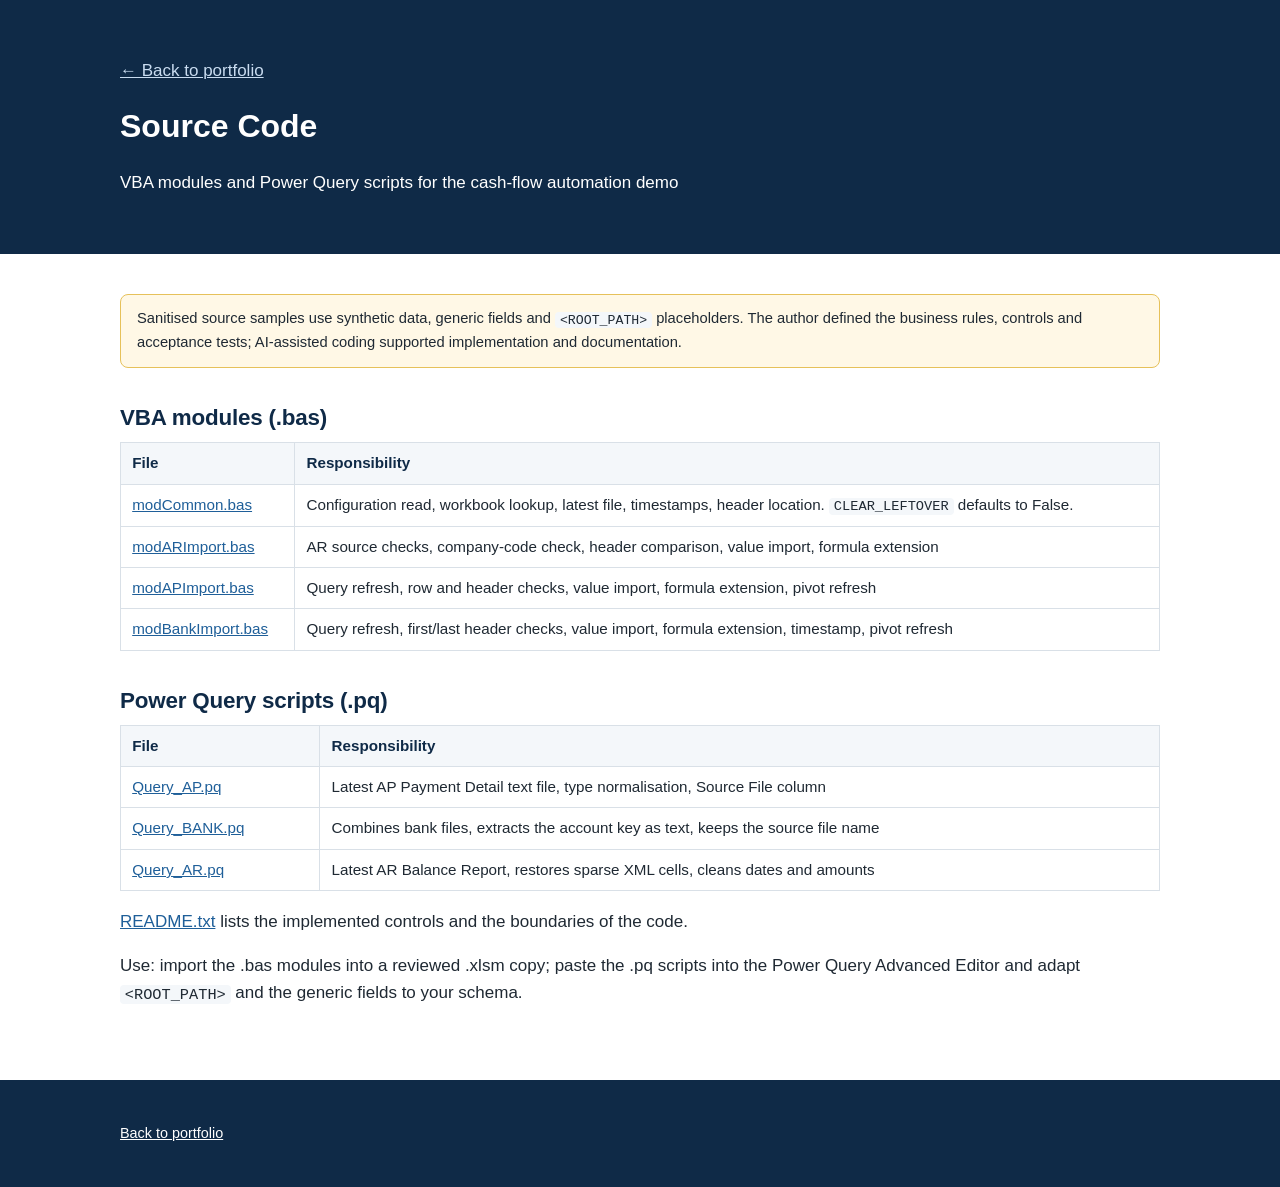
<file: source-code.html>
<!doctype html>
<html lang="en">
<head>
<meta charset="utf-8">
<link rel="icon" href="data:image/svg+xml,%3Csvg xmlns='http://www.w3.org/2000/svg' viewBox='0 0 64 64'%3E%3Crect width='64' height='64' rx='12' fill='%230f3152'/%3E%3Ctext x='32' y='42' text-anchor='middle' font-size='30' font-family='Arial' font-weight='700' fill='white'%3EXY%3C/text%3E%3C/svg%3E">
<meta name="viewport" content="width=device-width, initial-scale=1">
<title>Source Code — Treasury Technology Portfolio</title>
<meta name="description" content="VBA modules and Power Query scripts from the synthetic-data treasury automation demonstration.">
<meta property="og:title" content="Treasury Automation Source Code">
<meta property="og:description" content="Sanitised VBA modules and Power Query scripts showing controls, traceability and maintainable treasury workflow automation.">
<meta property="og:type" content="article">
<link rel="stylesheet" href="styles.css">
</head>
<body>
<a class="skip" href="#main">Skip to content</a>
<header class="page-head"><div class="wrap">
  <p><a href="index.html#projects">← Back to portfolio</a></p>
  <h1>Source Code</h1>
  <p>VBA modules and Power Query scripts for the cash-flow automation demo</p>
</div></header>
<main id="main" class="wrap doc" style="padding-top:24px;padding-bottom:56px">
<p class="note">Sanitised source samples use synthetic data, generic fields and <code>&lt;ROOT_PATH&gt;</code> placeholders. The author defined the business rules, controls and acceptance tests; AI-assisted coding supported implementation and documentation.</p>

<h2>VBA modules (.bas)</h2>
<div class="tablewrap"><table>
<thead><tr><th>File</th><th>Responsibility</th></tr></thead>
<tbody>
<tr><td><a href="downloads/source_code/modCommon.bas">modCommon.bas</a></td><td>Configuration read, workbook lookup, latest file, timestamps, header location. <code>CLEAR_LEFTOVER</code> defaults to False.</td></tr>
<tr><td><a href="downloads/source_code/modARImport.bas">modARImport.bas</a></td><td>AR source checks, company-code check, header comparison, value import, formula extension</td></tr>
<tr><td><a href="downloads/source_code/modAPImport.bas">modAPImport.bas</a></td><td>Query refresh, row and header checks, value import, formula extension, pivot refresh</td></tr>
<tr><td><a href="downloads/source_code/modBankImport.bas">modBankImport.bas</a></td><td>Query refresh, first/last header checks, value import, formula extension, timestamp, pivot refresh</td></tr>
</tbody></table></div>

<h2>Power Query scripts (.pq)</h2>
<div class="tablewrap"><table>
<thead><tr><th>File</th><th>Responsibility</th></tr></thead>
<tbody>
<tr><td><a href="downloads/source_code/Query_AP.pq">Query_AP.pq</a></td><td>Latest AP Payment Detail text file, type normalisation, Source File column</td></tr>
<tr><td><a href="downloads/source_code/Query_BANK.pq">Query_BANK.pq</a></td><td>Combines bank files, extracts the account key as text, keeps the source file name</td></tr>
<tr><td><a href="downloads/source_code/Query_AR.pq">Query_AR.pq</a></td><td>Latest AR Balance Report, restores sparse XML cells, cleans dates and amounts</td></tr>
</tbody></table></div>

<p><a href="downloads/source_code/README.txt">README.txt</a> lists the implemented controls and the boundaries of the code.</p>
<p>Use: import the .bas modules into a reviewed .xlsm copy; paste the .pq scripts into the Power Query Advanced Editor and adapt <code>&lt;ROOT_PATH&gt;</code> and the generic fields to your schema.</p>
</main>
<footer><div class="wrap"><p><a href="index.html">Back to portfolio</a></p></div></footer>
</body>
</html>
</file>
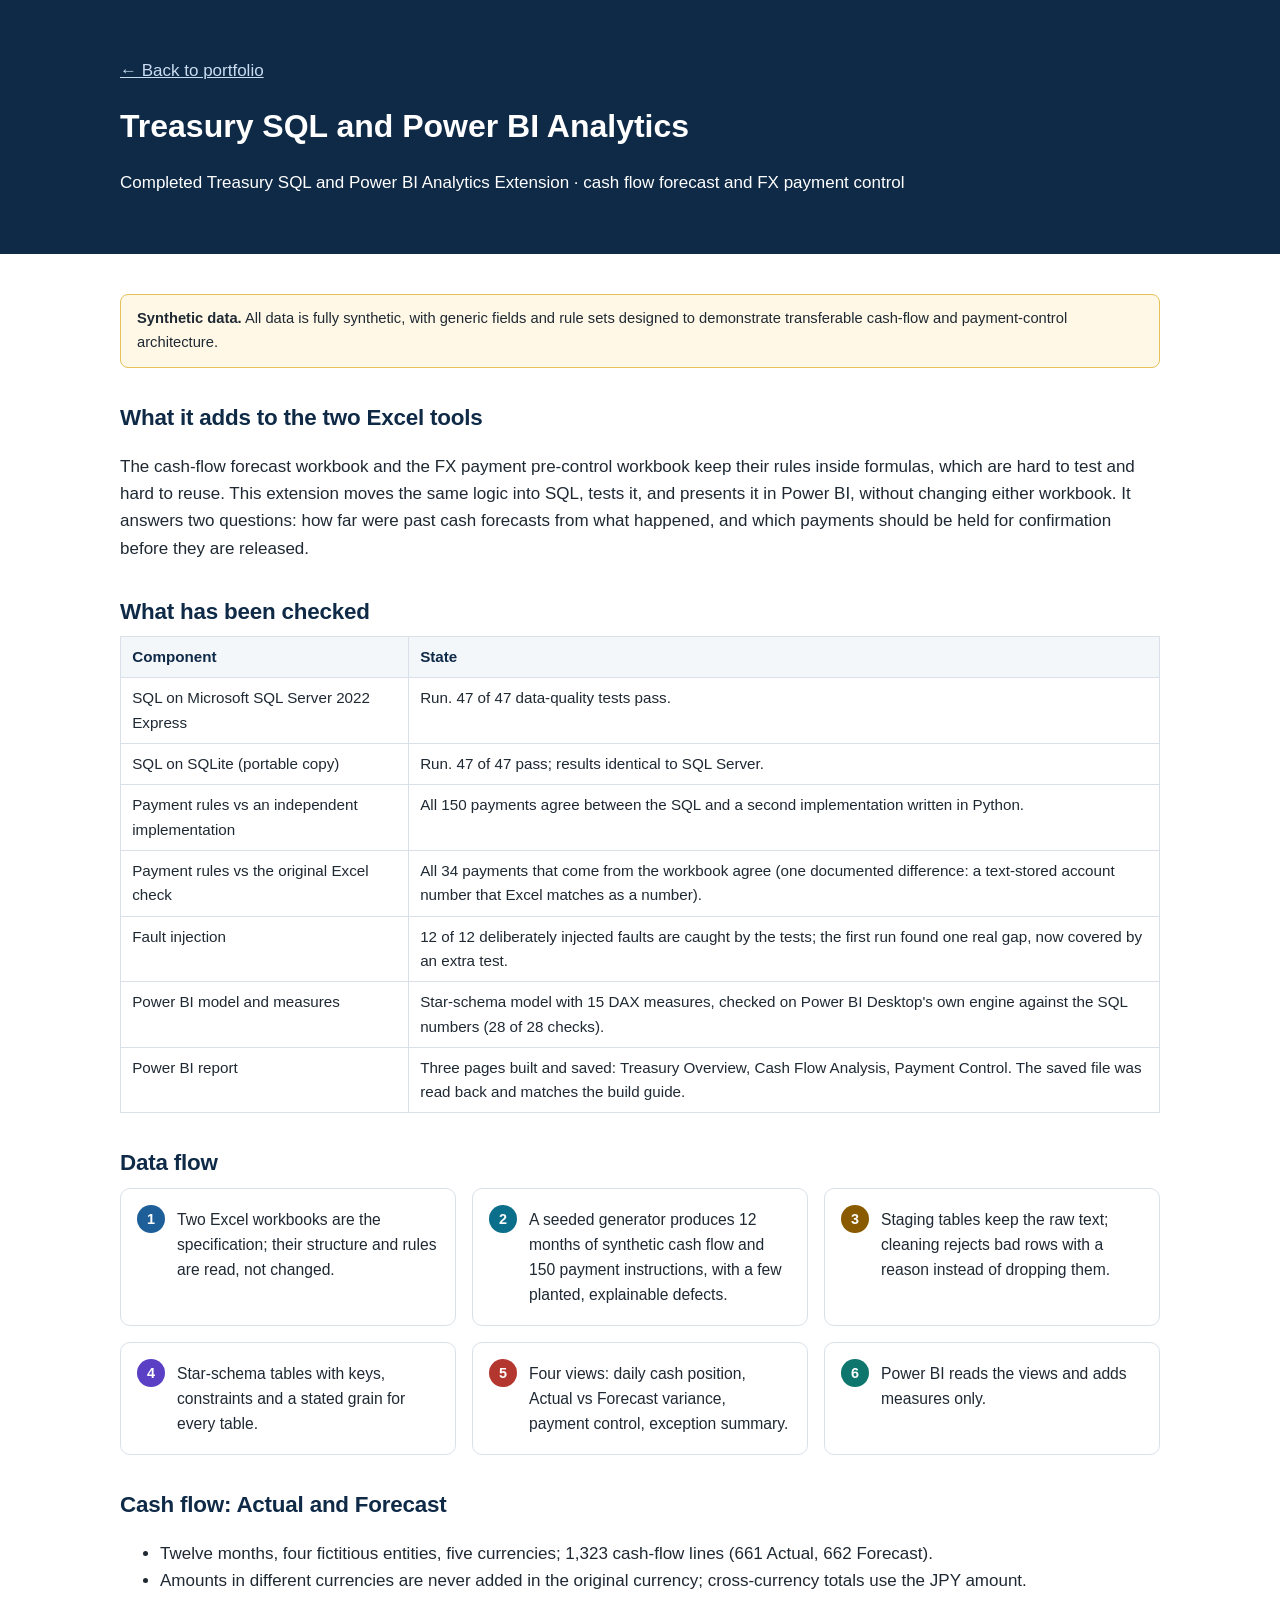
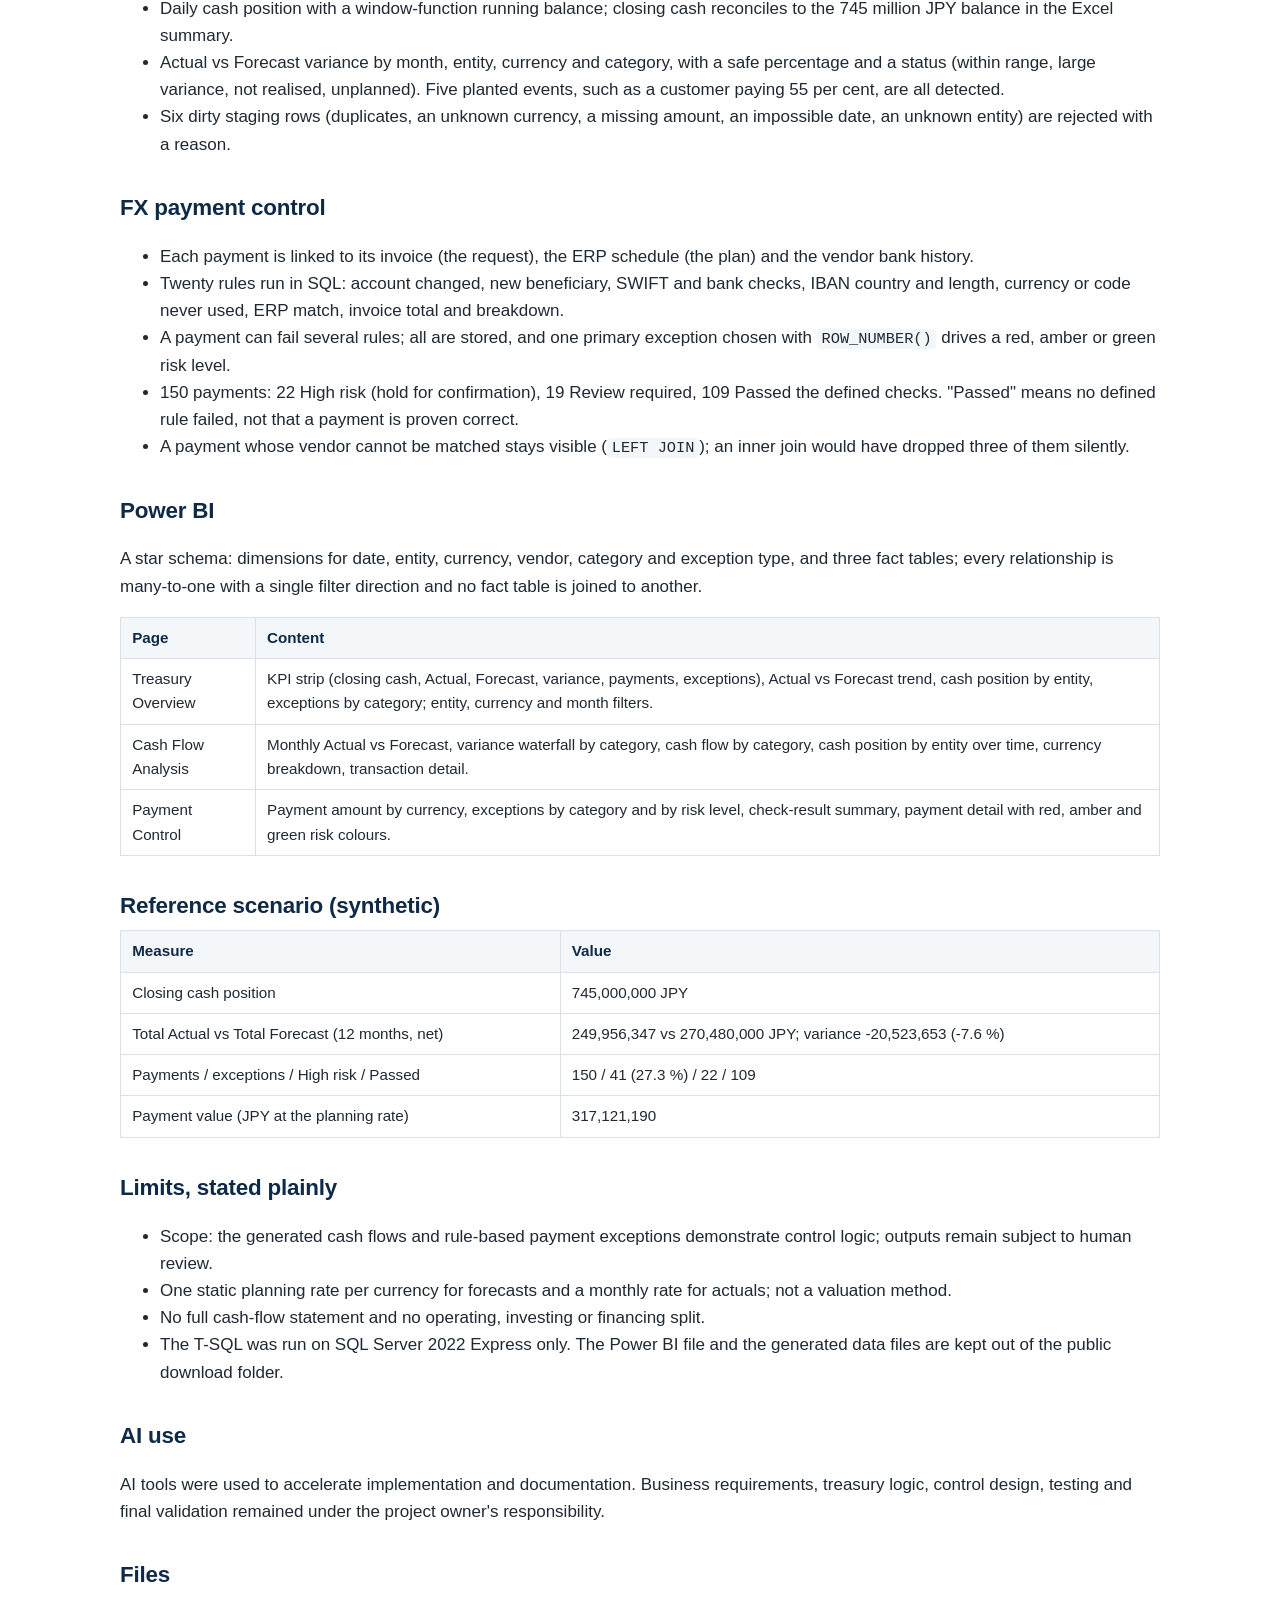
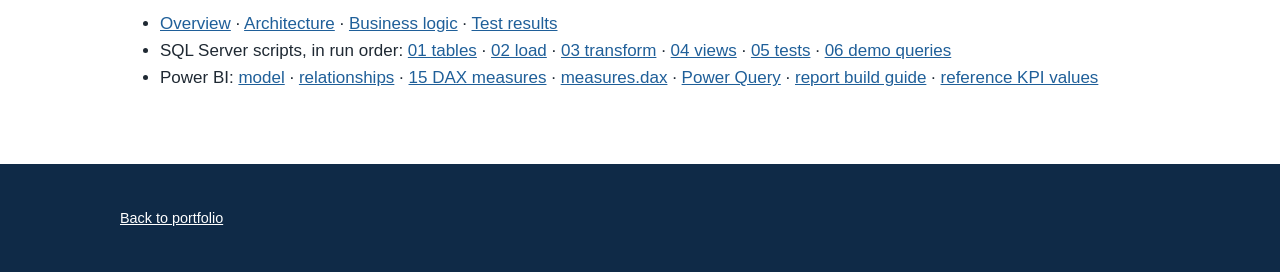
<file: sql-powerbi.html>
<!doctype html>
<html lang="en">
<head>
<meta charset="utf-8">
<link rel="icon" href="data:image/svg+xml,%3Csvg xmlns='http://www.w3.org/2000/svg' viewBox='0 0 64 64'%3E%3Crect width='64' height='64' rx='12' fill='%230f3152'/%3E%3Ctext x='32' y='42' text-anchor='middle' font-size='30' font-family='Arial' font-weight='700' fill='white'%3EXY%3C/text%3E%3C/svg%3E">
<meta name="viewport" content="width=device-width, initial-scale=1">
<title>Treasury SQL and Power BI Analytics — cash flow and FX payment control</title>
<meta name="description" content="A SQL data layer and a three-page Power BI report built on two Excel finance automations: Actual vs Forecast cash flow and rule-based FX payment control, on synthetic data, with 47 automated tests on SQL Server and SQLite.">
<meta property="og:title" content="Treasury SQL and Power BI Analytics">
<meta property="og:description" content="A tested SQL data layer and Power BI model for cash-flow variance and FX payment controls using synthetic data.">
<meta property="og:type" content="article">
<link rel="stylesheet" href="styles.css">
</head>
<body>
<a class="skip" href="#main">Skip to content</a>
<header class="page-head"><div class="wrap">
  <p><a href="index.html#project-treasury">← Back to portfolio</a></p>
  <h1>Treasury SQL and Power BI Analytics</h1>
  <p>Completed Treasury SQL and Power BI Analytics Extension · cash flow forecast and FX payment control</p>
</div></header>
<main id="main" class="wrap doc" style="padding-top:24px;padding-bottom:56px">

<p class="note"><strong>Synthetic data.</strong> All data is fully synthetic, with generic fields and rule sets designed to demonstrate transferable cash-flow and payment-control architecture.</p>

<h2>What it adds to the two Excel tools</h2>
<p>The cash-flow forecast workbook and the FX payment pre-control workbook keep their rules inside formulas, which are hard to test and hard to reuse. This extension moves the same logic into SQL, tests it, and presents it in Power BI, without changing either workbook. It answers two questions: how far were past cash forecasts from what happened, and which payments should be held for confirmation before they are released.</p>

<h2>What has been checked</h2>
<div class="tablewrap"><table>
<thead><tr><th>Component</th><th>State</th></tr></thead>
<tbody>
<tr><td>SQL on Microsoft SQL Server 2022 Express</td><td>Run. 47 of 47 data-quality tests pass.</td></tr>
<tr><td>SQL on SQLite (portable copy)</td><td>Run. 47 of 47 pass; results identical to SQL Server.</td></tr>
<tr><td>Payment rules vs an independent implementation</td><td>All 150 payments agree between the SQL and a second implementation written in Python.</td></tr>
<tr><td>Payment rules vs the original Excel check</td><td>All 34 payments that come from the workbook agree (one documented difference: a text-stored account number that Excel matches as a number).</td></tr>
<tr><td>Fault injection</td><td>12 of 12 deliberately injected faults are caught by the tests; the first run found one real gap, now covered by an extra test.</td></tr>
<tr><td>Power BI model and measures</td><td>Star-schema model with 15 DAX measures, checked on Power BI Desktop's own engine against the SQL numbers (28 of 28 checks).</td></tr>
<tr><td>Power BI report</td><td>Three pages built and saved: Treasury Overview, Cash Flow Analysis, Payment Control. The saved file was read back and matches the build guide.</td></tr>
</tbody></table></div>

<h2>Data flow</h2>
<ol class="steps">
<li>Two Excel workbooks are the specification; their structure and rules are read, not changed.</li>
<li>A seeded generator produces 12 months of synthetic cash flow and 150 payment instructions, with a few planted, explainable defects.</li>
<li>Staging tables keep the raw text; cleaning rejects bad rows with a reason instead of dropping them.</li>
<li>Star-schema tables with keys, constraints and a stated grain for every table.</li>
<li>Four views: daily cash position, Actual vs Forecast variance, payment control, exception summary.</li>
<li>Power BI reads the views and adds measures only.</li>
</ol>

<h2>Cash flow: Actual and Forecast</h2>
<ul>
<li>Twelve months, four fictitious entities, five currencies; 1,323 cash-flow lines (661 Actual, 662 Forecast).</li>
<li>Amounts in different currencies are never added in the original currency; cross-currency totals use the JPY amount.</li>
<li>Daily cash position with a window-function running balance; closing cash reconciles to the 745 million JPY balance in the Excel summary.</li>
<li>Actual vs Forecast variance by month, entity, currency and category, with a safe percentage and a status (within range, large variance, not realised, unplanned). Five planted events, such as a customer paying 55 per cent, are all detected.</li>
<li>Six dirty staging rows (duplicates, an unknown currency, a missing amount, an impossible date, an unknown entity) are rejected with a reason.</li>
</ul>

<h2>FX payment control</h2>
<ul>
<li>Each payment is linked to its invoice (the request), the ERP schedule (the plan) and the vendor bank history.</li>
<li>Twenty rules run in SQL: account changed, new beneficiary, SWIFT and bank checks, IBAN country and length, currency or code never used, ERP match, invoice total and breakdown.</li>
<li>A payment can fail several rules; all are stored, and one primary exception chosen with <code>ROW_NUMBER()</code> drives a red, amber or green risk level.</li>
<li>150 payments: 22 High risk (hold for confirmation), 19 Review required, 109 Passed the defined checks. "Passed" means no defined rule failed, not that a payment is proven correct.</li>
<li>A payment whose vendor cannot be matched stays visible (<code>LEFT JOIN</code>); an inner join would have dropped three of them silently.</li>
</ul>

<h2>Power BI</h2>
<p>A star schema: dimensions for date, entity, currency, vendor, category and exception type, and three fact tables; every relationship is many-to-one with a single filter direction and no fact table is joined to another.</p>
<div class="tablewrap"><table>
<thead><tr><th>Page</th><th>Content</th></tr></thead>
<tbody>
<tr><td>Treasury Overview</td><td>KPI strip (closing cash, Actual, Forecast, variance, payments, exceptions), Actual vs Forecast trend, cash position by entity, exceptions by category; entity, currency and month filters.</td></tr>
<tr><td>Cash Flow Analysis</td><td>Monthly Actual vs Forecast, variance waterfall by category, cash flow by category, cash position by entity over time, currency breakdown, transaction detail.</td></tr>
<tr><td>Payment Control</td><td>Payment amount by currency, exceptions by category and by risk level, check-result summary, payment detail with red, amber and green risk colours.</td></tr>
</tbody></table></div>

<h2>Reference scenario (synthetic)</h2>
<div class="tablewrap"><table>
<thead><tr><th>Measure</th><th>Value</th></tr></thead>
<tbody>
<tr><td>Closing cash position</td><td>745,000,000 JPY</td></tr>
<tr><td>Total Actual vs Total Forecast (12 months, net)</td><td>249,956,347 vs 270,480,000 JPY; variance -20,523,653 (-7.6 %)</td></tr>
<tr><td>Payments / exceptions / High risk / Passed</td><td>150 / 41 (27.3 %) / 22 / 109</td></tr>
<tr><td>Payment value (JPY at the planning rate)</td><td>317,121,190</td></tr>
</tbody></table></div>

<h2>Limits, stated plainly</h2>
<ul>
<li>Scope: the generated cash flows and rule-based payment exceptions demonstrate control logic; outputs remain subject to human review.</li>
<li>One static planning rate per currency for forecasts and a monthly rate for actuals; not a valuation method.</li>
<li>No full cash-flow statement and no operating, investing or financing split.</li>
<li>The T-SQL was run on SQL Server 2022 Express only. The Power BI file and the generated data files are kept out of the public download folder.</li>
</ul>

<h2>AI use</h2>
<p>AI tools were used to accelerate implementation and documentation. Business requirements, treasury logic, control design, testing and final validation remained under the project owner's responsibility.</p>

<h2>Files</h2>
<ul>
<li><a href="downloads/sql_powerbi/README.md">Overview</a> · <a href="downloads/sql_powerbi/docs/architecture.md">Architecture</a> · <a href="downloads/sql_powerbi/docs/business_logic.md">Business logic</a> · <a href="downloads/sql_powerbi/tests/test_results.md">Test results</a></li>
<li>SQL Server scripts, in run order:
  <a href="downloads/sql_powerbi/sql/sqlserver/01_create_tables.sql">01 tables</a> ·
  <a href="downloads/sql_powerbi/sql/sqlserver/02_load_data.sql">02 load</a> ·
  <a href="downloads/sql_powerbi/sql/sqlserver/03_transform.sql">03 transform</a> ·
  <a href="downloads/sql_powerbi/sql/sqlserver/04_business_views.sql">04 views</a> ·
  <a href="downloads/sql_powerbi/sql/sqlserver/05_data_quality_tests.sql">05 tests</a> ·
  <a href="downloads/sql_powerbi/sql/sqlserver/06_demo_queries.sql">06 demo queries</a></li>
<li>Power BI: <a href="downloads/sql_powerbi/powerbi/model_specification.md">model</a> · <a href="downloads/sql_powerbi/powerbi/relationship_map.md">relationships</a> · <a href="downloads/sql_powerbi/powerbi/dax_measures.md">15 DAX measures</a> · <a href="downloads/sql_powerbi/powerbi/measures.dax">measures.dax</a> · <a href="downloads/sql_powerbi/powerbi/power_query_m.md">Power Query</a> · <a href="downloads/sql_powerbi/powerbi/report_build_guide.md">report build guide</a> · <a href="downloads/sql_powerbi/powerbi/expected_kpis.csv">reference KPI values</a></li>
</ul>
</main>
<footer><div class="wrap"><p><a href="index.html">Back to portfolio</a></p></div></footer>
</body>
</html>
</file>
<file: styles.css>
:root{
  --navy:#0f2a47; --navy-2:#1d4067; --ink:#1f2933; --muted:#52606d; --line:#d9e0e7;
  --bg:#ffffff; --soft:#f4f7fa; --accent:#1f5f99; --accent-dark:#164a79; --warn-bg:#fff8e6; --warn-line:#e6c15a;
  --radius:10px; --max:1080px;
}
*{box-sizing:border-box}
html{scroll-behavior:smooth;scroll-padding-top:72px}
body{margin:0;font-family:-apple-system,BlinkMacSystemFont,"Segoe UI",Roboto,"Helvetica Neue",Arial,sans-serif;color:var(--ink);background:var(--bg);line-height:1.6;font-size:17px}
img{max-width:100%;height:auto;display:block}
a{color:var(--accent)}
a:focus-visible,button:focus-visible{outline:3px solid #f0a500;outline-offset:2px;border-radius:4px}
.skip{position:absolute;left:-999px;top:0;background:var(--navy);color:#fff;padding:.6rem 1rem;z-index:100}
.skip:focus{left:0}
.wrap{max-width:var(--max);margin:0 auto;padding:0 20px}
[hidden]{display:none!important}

/* header */
.site-header{position:sticky;top:0;z-index:50;background:rgba(255,255,255,.96);border-bottom:1px solid var(--line);backdrop-filter:blur(6px)}
.bar{display:flex;align-items:center;justify-content:space-between;min-height:60px}
.brand{font-weight:700;color:var(--navy);text-decoration:none;letter-spacing:.2px}
#site-nav ul{list-style:none;margin:0;padding:0;display:flex;gap:4px;flex-wrap:wrap}
#site-nav a{display:block;padding:.45rem .7rem;color:var(--ink);text-decoration:none;border-radius:6px;font-size:.95rem}
#site-nav a:hover,#site-nav a[aria-current]{background:var(--soft);color:var(--navy)}
#nav-toggle{display:none;background:none;border:1px solid var(--line);border-radius:6px;padding:.4rem .7rem;font-size:.95rem;color:var(--navy);cursor:pointer}

/* hero */
.hero{background:linear-gradient(180deg,#0f2a47,#143a60);color:#fff;padding:72px 0 64px}
.hero h1{font-size:clamp(2.4rem,6vw,3.6rem);margin:0 0 .3rem;line-height:1.1;letter-spacing:-.5px}
.hero .role{font-size:clamp(1.05rem,2.4vw,1.35rem);color:#c9dcf0;margin:0 0 1.2rem;font-weight:500}
.hero .value{max-width:760px;font-size:1.15rem;margin:0 0 .9rem}
.hero .sub{max-width:760px;color:#d6e3f1;margin:0 0 1.6rem}
.hero .caps{display:flex;flex-wrap:wrap;gap:8px;margin:0 0 1.8rem;padding:0;list-style:none}
.hero .caps li{background:rgba(255,255,255,.1);border:1px solid rgba(255,255,255,.22);padding:.25rem .7rem;border-radius:999px;font-size:.88rem}
.hero-projects{display:flex;align-items:center;flex-wrap:wrap;gap:8px;margin:-.7rem 0 1.8rem}
.hero-projects-label{font-size:.78rem;font-weight:700;letter-spacing:.08em;text-transform:uppercase;color:#cfe1f3;margin-right:.15rem}
.project-pill{display:inline-flex;align-items:center;gap:.55rem;color:#fff;text-decoration:none;background:rgba(255,255,255,.1);border:1px solid rgba(255,255,255,.32);padding:.3rem .45rem .3rem .75rem;border-radius:999px;font-size:.88rem;transition:background .15s ease,border-color .15s ease,transform .15s ease}
.project-pill span{display:inline-block;border-radius:999px;background:#fff;color:var(--navy);padding:.12rem .45rem;font-size:.65rem;font-weight:800;letter-spacing:.06em;text-transform:uppercase}
.project-pill:hover,.project-pill:focus-visible{background:rgba(255,255,255,.18);border-color:#fff;transform:translateY(-1px)}
.actions{display:flex;flex-wrap:wrap;gap:10px;align-items:center}
.btn{display:inline-block;padding:.6rem 1.1rem;border-radius:8px;border:1px solid var(--accent);background:var(--accent);color:#fff;text-decoration:none;font-weight:600;font-size:.95rem}
.btn:hover{background:var(--accent-dark)}
.btn.ghost{background:#fff;color:var(--accent)}
.btn.ghost:hover{background:var(--soft)}
.hero .btn{background:#fff;color:var(--navy);border-color:#fff}
.hero .btn.ghost{background:transparent;color:#fff;border-color:rgba(255,255,255,.6)}
.hero .btn.ghost:hover,.hero .btn:hover{background:#e8f0f8;color:var(--navy)}
.soon{display:inline-block;padding:.5rem .2rem;color:var(--muted);font-size:.9rem;font-style:italic}

/* sections */
section{padding:64px 0}
section.alt{background:var(--soft)}
h2{font-size:1.8rem;color:var(--navy);margin:0 0 .4rem;letter-spacing:-.2px}
.lead{color:var(--muted);max-width:760px;margin:0 0 1.8rem}
h3{color:var(--navy);margin:0 0 .4rem;font-size:1.15rem}
.grid{display:grid;gap:16px}
.g3{grid-template-columns:repeat(3,1fr)}
.g2{grid-template-columns:repeat(2,1fr)}
.g4{grid-template-columns:repeat(4,1fr)}
.card{background:#fff;border:1px solid var(--line);border-radius:var(--radius);padding:20px}
.alt .card{background:#fff}
.card p{margin:.3rem 0 0;color:var(--muted);font-size:.97rem}

/* projects */
.project{background:#fff;border:1px solid var(--line);border-radius:12px;padding:28px;margin-bottom:28px}
.project.flagship{border-color:var(--navy-2);box-shadow:0 2px 0 var(--navy-2)}
.tag{display:inline-block;font-size:.78rem;letter-spacing:.6px;text-transform:uppercase;font-weight:700;color:var(--accent);margin-bottom:.4rem}
.project h3{font-size:1.5rem}
.facts{display:grid;grid-template-columns:repeat(2,1fr);gap:14px 28px;margin:1.2rem 0}
.facts div h4{margin:0 0 .15rem;font-size:.82rem;text-transform:uppercase;letter-spacing:.5px;color:var(--navy-2)}
.facts div p{margin:0;font-size:.97rem}
.facts div.full{grid-column:1/-1}
ul.tight{margin:.2rem 0 0;padding-left:1.1rem}
ul.tight li{margin:.15rem 0;font-size:.97rem}
.shots{display:grid;gap:14px;margin:1.2rem 0}
.shots.two{grid-template-columns:1fr 1fr}
figure{margin:0;border:1px solid var(--line);border-radius:8px;overflow:hidden;background:#fff}
figure img{width:100%}
figcaption{font-size:.82rem;color:var(--muted);padding:.5rem .8rem;border-top:1px solid var(--line);background:var(--soft)}
.note{background:var(--warn-bg);border:1px solid var(--warn-line);border-radius:8px;padding:.8rem 1rem;font-size:.92rem;margin:1rem 0}
.proj-actions{display:flex;flex-wrap:wrap;gap:10px;align-items:center;margin-top:1rem}
.tech-stack{display:flex;flex-wrap:wrap;gap:8px;list-style:none;margin:1rem 0;padding:0}
.tech-stack li{background:var(--soft);border:1px solid var(--line);border-radius:999px;color:var(--navy-2);font-size:.84rem;font-weight:600;padding:.2rem .65rem}

/* impact */
.stat{background:#fff;border:1px solid var(--line);border-radius:var(--radius);padding:20px}
.stat .num{font-size:1.9rem;font-weight:700;color:var(--navy);line-height:1.15}
.stat .lab{font-size:.93rem;color:var(--muted);margin-top:.3rem}
.stat .est{display:inline-block;margin-top:.5rem;font-size:.72rem;font-weight:700;letter-spacing:.5px;text-transform:uppercase;background:var(--warn-bg);border:1px solid var(--warn-line);border-radius:4px;padding:.05rem .4rem;color:#6b4e00}

/* how I work */
ol.steps{list-style:none;counter-reset:s;margin:0;padding:0;display:grid;grid-template-columns:repeat(3,1fr);gap:16px}
ol.steps li{counter-increment:s;background:#fff;border:1px solid var(--line);border-radius:var(--radius);padding:18px 18px 18px 56px;position:relative;font-size:.98rem}
ol.steps li::before{content:counter(s);position:absolute;left:16px;top:16px;width:28px;height:28px;border-radius:50%;background:var(--navy);color:#fff;font-weight:700;text-align:center;line-height:28px;font-size:.9rem}

footer{background:var(--navy);color:#c9dcf0;padding:28px 0;font-size:.9rem}
footer a{color:#fff}
table{border-collapse:collapse;width:100%;font-size:.95rem}
th,td{border:1px solid var(--line);padding:.5rem .7rem;text-align:left;vertical-align:top}
th{background:var(--soft);color:var(--navy)}
.tablewrap{overflow-x:auto}
.page-head{background:var(--navy);color:#fff;padding:40px 0}
.page-head h1{margin:0;font-size:2rem}
.page-head a{color:#c9dcf0}
.doc h2{margin-top:2rem;font-size:1.4rem}
code{background:var(--soft);padding:.05rem .3rem;border-radius:4px;font-size:.9em}
pre{background:var(--soft);border:1px solid var(--line);border-radius:8px;padding:1rem;overflow:auto;font-size:.85rem}

@media (max-width:900px){
  .g3,.g4{grid-template-columns:1fr 1fr}
  ol.steps{grid-template-columns:1fr 1fr}
}
@media (max-width:680px){
  body{font-size:16px}
  section{padding:44px 0}
  .g3,.g2,.g4,ol.steps,.facts,.shots.two{grid-template-columns:1fr}
  .project{padding:20px}
  #nav-toggle{display:block}
  #site-nav{display:none;position:absolute;left:0;right:0;top:60px;background:#fff;border-bottom:1px solid var(--line);padding:8px 20px}
  #site-nav.open{display:block}
  #site-nav ul{flex-direction:column}
  .hero{padding:48px 0 44px}
}
@media (prefers-reduced-motion:reduce){html{scroll-behavior:auto}}

/* Version 2 extension block (inside the flagship project) */
.ext{margin:1.4rem 0 0;padding:1rem 1.2rem;border:1px solid var(--line);border-left:4px solid var(--accent);border-radius:var(--radius);background:var(--soft)}
.ext h4{margin:.1rem 0 .4rem;font-size:1.05rem;color:var(--navy)}
.ext p{margin:.4rem 0}

/* ===================================================================
   Visual polish layer: colour system, scroll linkage, motion
   Colour roles (all text colours pass WCAG AA on white):
   navy = brand · blue/cyan = cash & liquidity · amber = controls & review
   teal = automation & pass · violet = API & integration · coral = risk
   =================================================================== */
:root{
  --blue:#1f5f99; --cyan:#0b6e8a; --cyan-bright:#22b8cf;
  --amber:#8a5a00; --amber-bright:#d9a21b;
  --teal:#0f766e; --green-bright:#34d399;
  --violet:#5b3fc4; --violet-bright:#a78bfa; --indigo:#4338ca;
  --coral:#b4372f;
}
/* Sticky offsets: header (~61px) + project rail (~62px). Anchors use one shared rule. */
:root{--hdr-offset:76px;--rail-offset:68px;--magenta:#a1316f;--magenta-bright:#e879b9;--coral6:#c2410c;--coral6-bright:#fb923c}
html{scroll-padding-top:var(--hdr-offset)}

/* header + progress */
.brand{display:inline-flex;align-items:center;min-height:44px}
#site-nav a{display:flex;align-items:center;min-height:44px}
.site-header{transition:box-shadow .2s ease,background-color .2s ease}
.site-header.is-scrolled{background:rgba(255,255,255,.9);box-shadow:0 6px 18px -12px rgba(15,42,71,.45);backdrop-filter:blur(10px)}
.progress{position:absolute;left:0;right:0;bottom:-1px;height:3px;background:transparent;pointer-events:none}
.progress span{display:block;height:100%;width:100%;transform-origin:0 50%;transform:scaleX(var(--progress,0));background:linear-gradient(90deg,var(--navy-2),var(--cyan-bright) 28%,var(--amber-bright) 52%,var(--violet-bright) 76%,var(--green-bright))}
#site-nav a{transition:background-color .15s ease,color .15s ease}
#site-nav a[aria-current]{background:#e6eef7;color:var(--navy);font-weight:600;box-shadow:inset 0 -2px 0 var(--blue)}

/* hero */
.hero{position:relative;overflow:hidden;background:
  radial-gradient(60% 80% at 92% 0%,rgba(34,184,207,.16),transparent 62%),
  radial-gradient(50% 70% at 6% 100%,rgba(167,139,250,.14),transparent 60%),
  linear-gradient(180deg,#0f2a47,#143a60)}
.hero .caps li{border-left-width:3px;border-left-color:var(--c,rgba(255,255,255,.4))}
.hero .caps li:nth-child(1){--c:#5fd0e6}
.hero .caps li:nth-child(2){--c:#7fb2ee}
.hero .caps li:nth-child(3){--c:#f0c05a}
.hero .caps li:nth-child(4){--c:#5fd3a4}
.hero .caps li:nth-child(5){--c:#b9a8ff}
.hero > .wrap > .hero-projects-label{display:block;margin:0 0 .55rem}
.hero .caps{margin-bottom:1.6rem}
.hero-projects{display:grid;grid-template-columns:repeat(2,minmax(0,1fr));gap:10px;max-width:780px;margin:0 0 1.8rem}
.hero-projects .hero-projects-label{grid-column:1/-1;margin:0 0 -.1rem}
.hero-projects .project-pill{justify-content:space-between}
.project-pill{min-height:44px;border-left:4px solid var(--pk);background:rgba(255,255,255,.08)}
.project-pill span{background:var(--pk);color:#0f2a47}
.project-pill.p1{--pk:#f0c05a}.project-pill.p2{--pk:#6cd4ec}.project-pill.p3{--pk:#b9a8ff}.project-pill.p4{--pk:#5fd3a4}
.project-pill.is-flagship{background:rgba(240,192,90,.14);border-color:rgba(240,192,90,.6);border-left-color:#f0c05a;font-weight:600}
.project-pill.is-active{background:rgba(255,255,255,.2);border-color:#fff;border-left-color:var(--pk)}
.project-pill:active{transform:translateY(0)}

/* focus cards: colour by capability type */
#focus .card{border-top:3px solid var(--cc,var(--line));transition:box-shadow .2s ease,transform .2s ease}
#focus .card:hover{box-shadow:0 10px 24px -16px rgba(15,42,71,.4);transform:translateY(-2px)}
#focus .card:nth-child(1){--cc:var(--cyan-bright)}
#focus .card:nth-child(2){--cc:#4f8fd6}
#focus .card:nth-child(3){--cc:var(--amber-bright)}
#focus .card:nth-child(4){--cc:var(--green-bright)}
#focus .card:nth-child(5){--cc:var(--violet-bright)}
#focus .card:nth-child(6){--cc:#94a3b8}

/* project identity */
.project{position:relative;overflow:hidden;border-top:0;scroll-margin-top:var(--rail-offset);transition:box-shadow .25s ease,border-color .25s ease}
.project::before{content:"";position:absolute;left:0;right:0;top:0;height:5px;background:var(--pbar)}
.project.p1{--pc:var(--navy);--ptext:var(--amber);--pbar:linear-gradient(90deg,#0f2a47,#d9a21b);--psoft:#fbf6e9}
.project.p2{--pc:var(--blue);--ptext:var(--blue);--pbar:linear-gradient(90deg,#1f5f99,#22b8cf);--psoft:#eef6fb}
.project.p3{--pc:var(--violet);--ptext:var(--violet);--pbar:linear-gradient(90deg,#4338ca,#a78bfa);--psoft:#f3f0fd}
.project.p4{--pc:var(--teal);--ptext:var(--teal);--pbar:linear-gradient(90deg,#0f766e,#34d399);--psoft:#ecf8f4}
.project.p5{--pc:var(--magenta);--ptext:var(--magenta);--pbar:linear-gradient(90deg,#a1316f,#e879b9);--psoft:#fdf0f7}
.project.p6{--pc:var(--coral6);--ptext:var(--coral6);--pbar:linear-gradient(90deg,#c2410c,#fb923c);--psoft:#fff3ea}
.project.flagship{border-color:var(--line);box-shadow:none}
.project .tag{color:var(--ptext)}
.project .facts div h4{color:var(--ptext)}
.project.is-active{border-color:var(--pc);box-shadow:0 14px 34px -22px rgba(15,42,71,.5)}
.proj-num{position:absolute;top:18px;right:20px;font-size:.72rem;font-weight:800;letter-spacing:.08em;text-transform:uppercase;color:var(--ptext);background:var(--psoft);border:1px solid var(--pc);border-radius:999px;padding:.12rem .6rem}
.project h3{padding-right:4.5rem}
.project .btn{background:var(--pc);border-color:var(--pc)}
.project .btn:hover{background:var(--pc);filter:brightness(.88)}
.project .btn.ghost{background:#fff;color:var(--pc)}
.project .btn.ghost:hover{background:var(--psoft);filter:none}
.project .tech-stack li{background:var(--psoft);color:var(--pc);border-color:var(--pc)}
.project .ext{border-left-color:var(--amber-bright);background:var(--psoft)}
.project .ext .tag{color:var(--amber)}
.project figure figcaption{background:var(--psoft)}
.btn{transition:background-color .15s ease,filter .15s ease}
a.btn:focus-visible,.proj-rail a:focus-visible,.project-pill:focus-visible{outline:3px solid #f0a500;outline-offset:2px}
.btn{min-height:44px;line-height:1.5}

/* sticky project rail */
.proj-rail{position:sticky;top:60px;z-index:40;display:grid;grid-template-columns:repeat(6,1fr);gap:8px;margin:0 0 1.6rem;padding:8px;background:rgba(244,247,250,.94);border:1px solid var(--line);border-radius:12px;backdrop-filter:blur(8px)}
.proj-rail a{display:flex;align-items:center;gap:.55rem;min-height:44px;padding:.35rem .7rem;border-radius:8px;border:1px solid transparent;border-left:4px solid var(--rc);background:#fff;color:var(--ink);text-decoration:none;font-size:.88rem;line-height:1.25;transition:background-color .15s ease,border-color .15s ease,box-shadow .15s ease}
.proj-rail b{font-size:.7rem;letter-spacing:.07em;text-transform:uppercase;color:var(--rt);white-space:nowrap}
.proj-rail a:hover{background:var(--rs);border-color:var(--rc)}
.proj-rail a[aria-current]{background:var(--rs);border-color:var(--rc);box-shadow:0 4px 12px -8px rgba(15,42,71,.5);font-weight:600}
.proj-rail .p1{--rc:var(--amber-bright);--rt:var(--amber);--rs:#fbf6e9}
.proj-rail .p2{--rc:#4f8fd6;--rt:var(--blue);--rs:#eef6fb}
.proj-rail .p3{--rc:var(--violet-bright);--rt:var(--violet);--rs:#f3f0fd}
.proj-rail .p4{--rc:var(--green-bright);--rt:var(--teal);--rs:#ecf8f4}
.proj-rail .p5{--rc:var(--magenta-bright);--rt:var(--magenta);--rs:#fdf0f7}
.proj-rail .p6{--rc:var(--coral6-bright);--rt:var(--coral6);--rs:#fff3ea}
.project-pill.p5{--pk:#f4a6d2}
.project-pill.p6{--pk:#fdba74}
.hero .caps li:nth-child(6){--c:#f4a6d2}
#focus .card:nth-child(7){--cc:var(--magenta-bright)}
#focus .card:last-child:nth-child(3n+1){grid-column:1/-1}

/* impact stats */
.stat{border-top:3px solid var(--sc);}
.stat:nth-child(1){--sc:var(--cyan-bright)}.stat:nth-child(2){--sc:#4f8fd6}.stat:nth-child(3){--sc:var(--amber-bright)}.stat:nth-child(4){--sc:var(--green-bright)}

/* how I work: step colours follow the meaning of each step */
ol.steps li:nth-child(1)::before{background:var(--blue)}
ol.steps li:nth-child(2)::before{background:var(--cyan)}
ol.steps li:nth-child(3)::before{background:var(--amber)}
ol.steps li:nth-child(4)::before{background:var(--violet)}
ol.steps li:nth-child(5)::before{background:var(--coral)}
ol.steps li:nth-child(6)::before{background:var(--teal)}

/* about */
#about .card:nth-child(1){border-top:3px solid #4f8fd6}
#about .card:nth-child(2){border-top:3px solid var(--green-bright)}

/* back to top */
.to-top{position:fixed;right:16px;bottom:16px;z-index:45;width:44px;height:44px;display:flex;align-items:center;justify-content:center;border-radius:50%;background:var(--navy);color:#fff;border:1px solid rgba(255,255,255,.35);box-shadow:0 6px 16px -6px rgba(15,42,71,.6);text-decoration:none}
.to-top:hover{background:var(--navy-2)}
.js .to-top{opacity:0;visibility:hidden;transition:opacity .2s ease,visibility .2s}
.js .to-top.show{opacity:.92;visibility:visible}

/* reveal (only when JS is available and motion is allowed) */
.js-reveal .reveal{opacity:0;transform:translateY(14px);transition:opacity .45s ease,transform .45s ease}
.js-reveal .reveal.in{opacity:1;transform:none}

@media (max-width:1000px){
  .proj-rail a span{display:none}
  .proj-rail a{justify-content:center}
}
@media (max-width:900px){
  #focus .card:last-child{grid-column:1/-1}
}
@media (max-width:680px){
  /* Phone: one horizontally swipeable row; every chip stays complete and tappable. */
  .proj-rail{top:60px;margin-bottom:1.2rem;display:flex;gap:8px;overflow-x:auto;overscroll-behavior-x:contain;scroll-snap-type:x proximity;scrollbar-width:none;-webkit-overflow-scrolling:touch}
  .proj-rail::-webkit-scrollbar{display:none}
  .proj-rail a{flex:0 0 auto;scroll-snap-align:center;white-space:nowrap;padding:.35rem .85rem}
  .proj-rail a span{display:inline}
  .project h3{font-size:1.3rem;text-wrap:balance;overflow-wrap:break-word}
  .project .btn{max-width:100%;text-align:center}
  .hero .btn{min-height:44px}
  #focus .card:last-child{grid-column:auto}
  .project h3{padding-right:0;margin-top:.2rem}
  .proj-num{top:16px;right:14px}
  .project .tag{max-width:calc(100% - 4.5rem)}
  .hero-projects{grid-template-columns:1fr}
  .project-pill{flex:1 1 100%;justify-content:space-between}
  #site-nav a{min-height:44px;display:flex;align-items:center}
  #nav-toggle{min-height:44px;min-width:44px}
}
@media (prefers-reduced-motion:reduce){
  *,*::before,*::after{transition:none!important;animation:none!important}
  .js-reveal .reveal{opacity:1;transform:none}
  .project-pill:hover,#focus .card:hover{transform:none}
}
</file>
